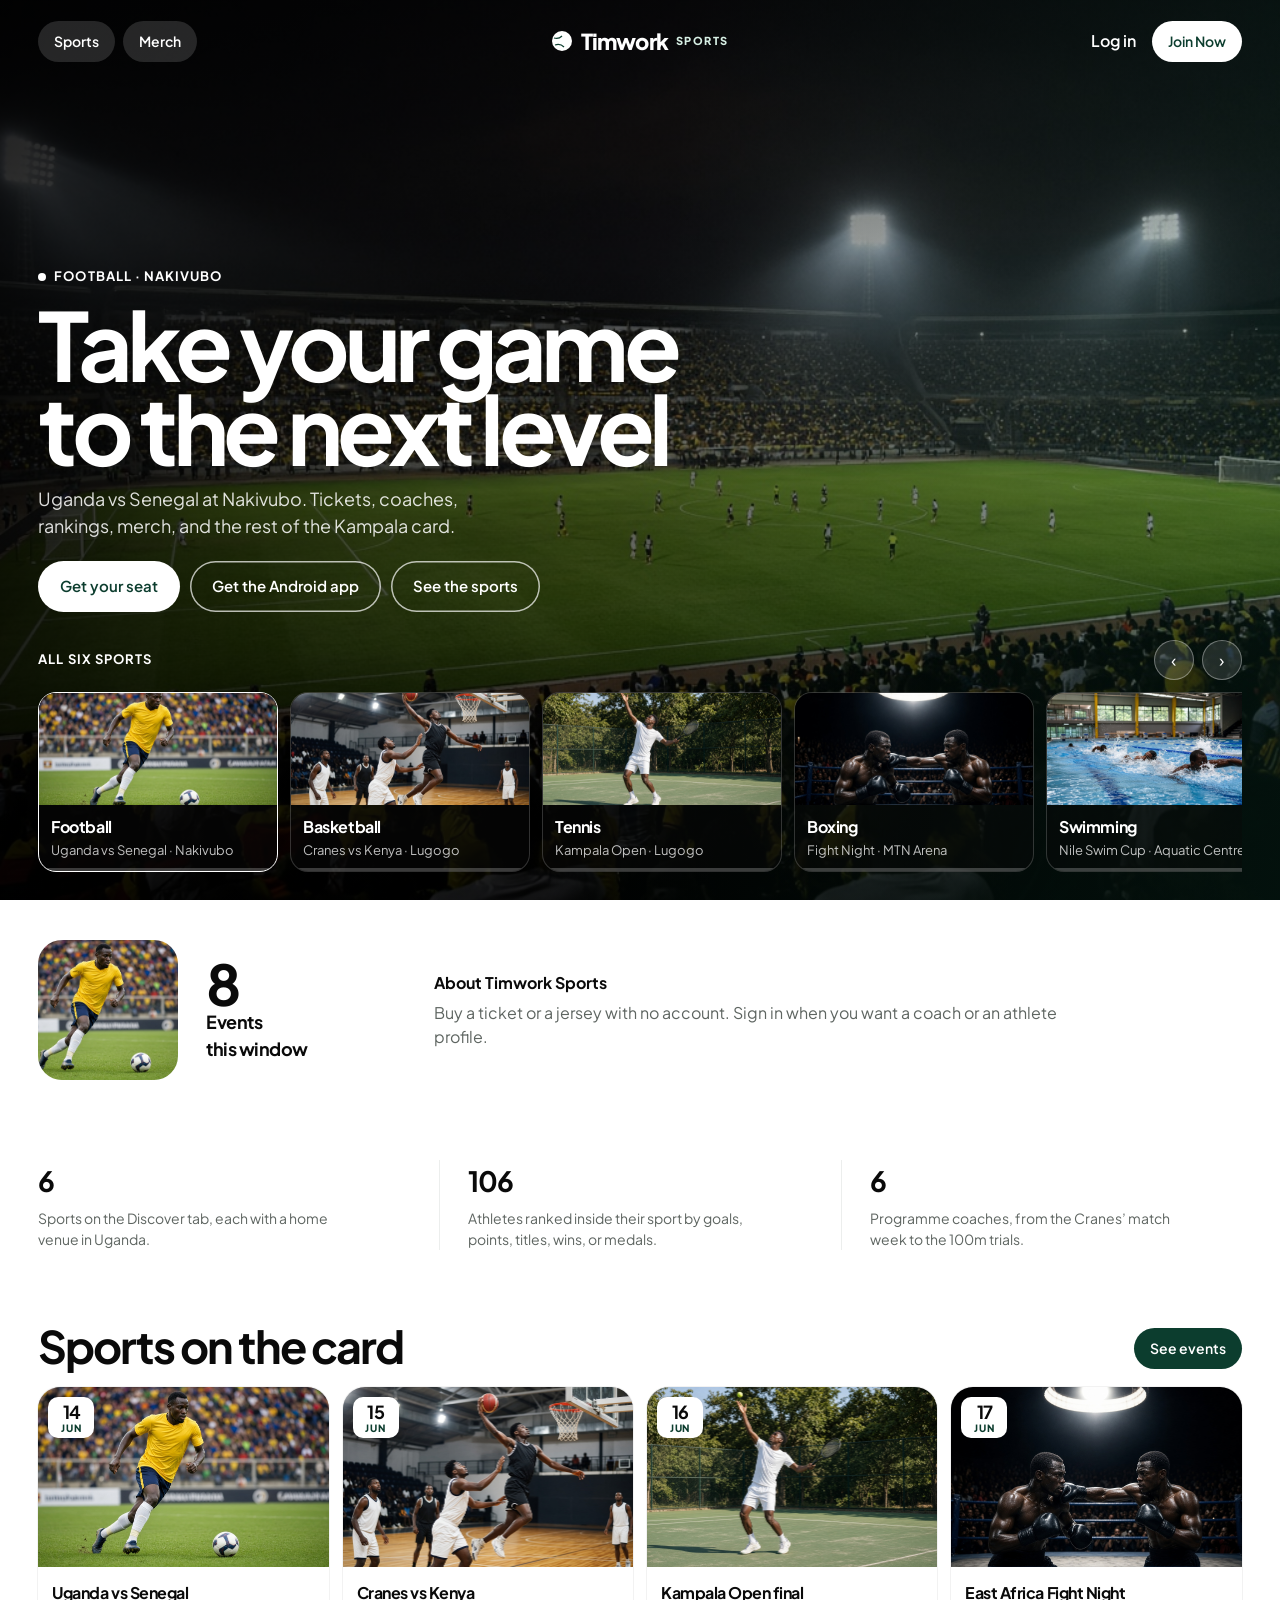
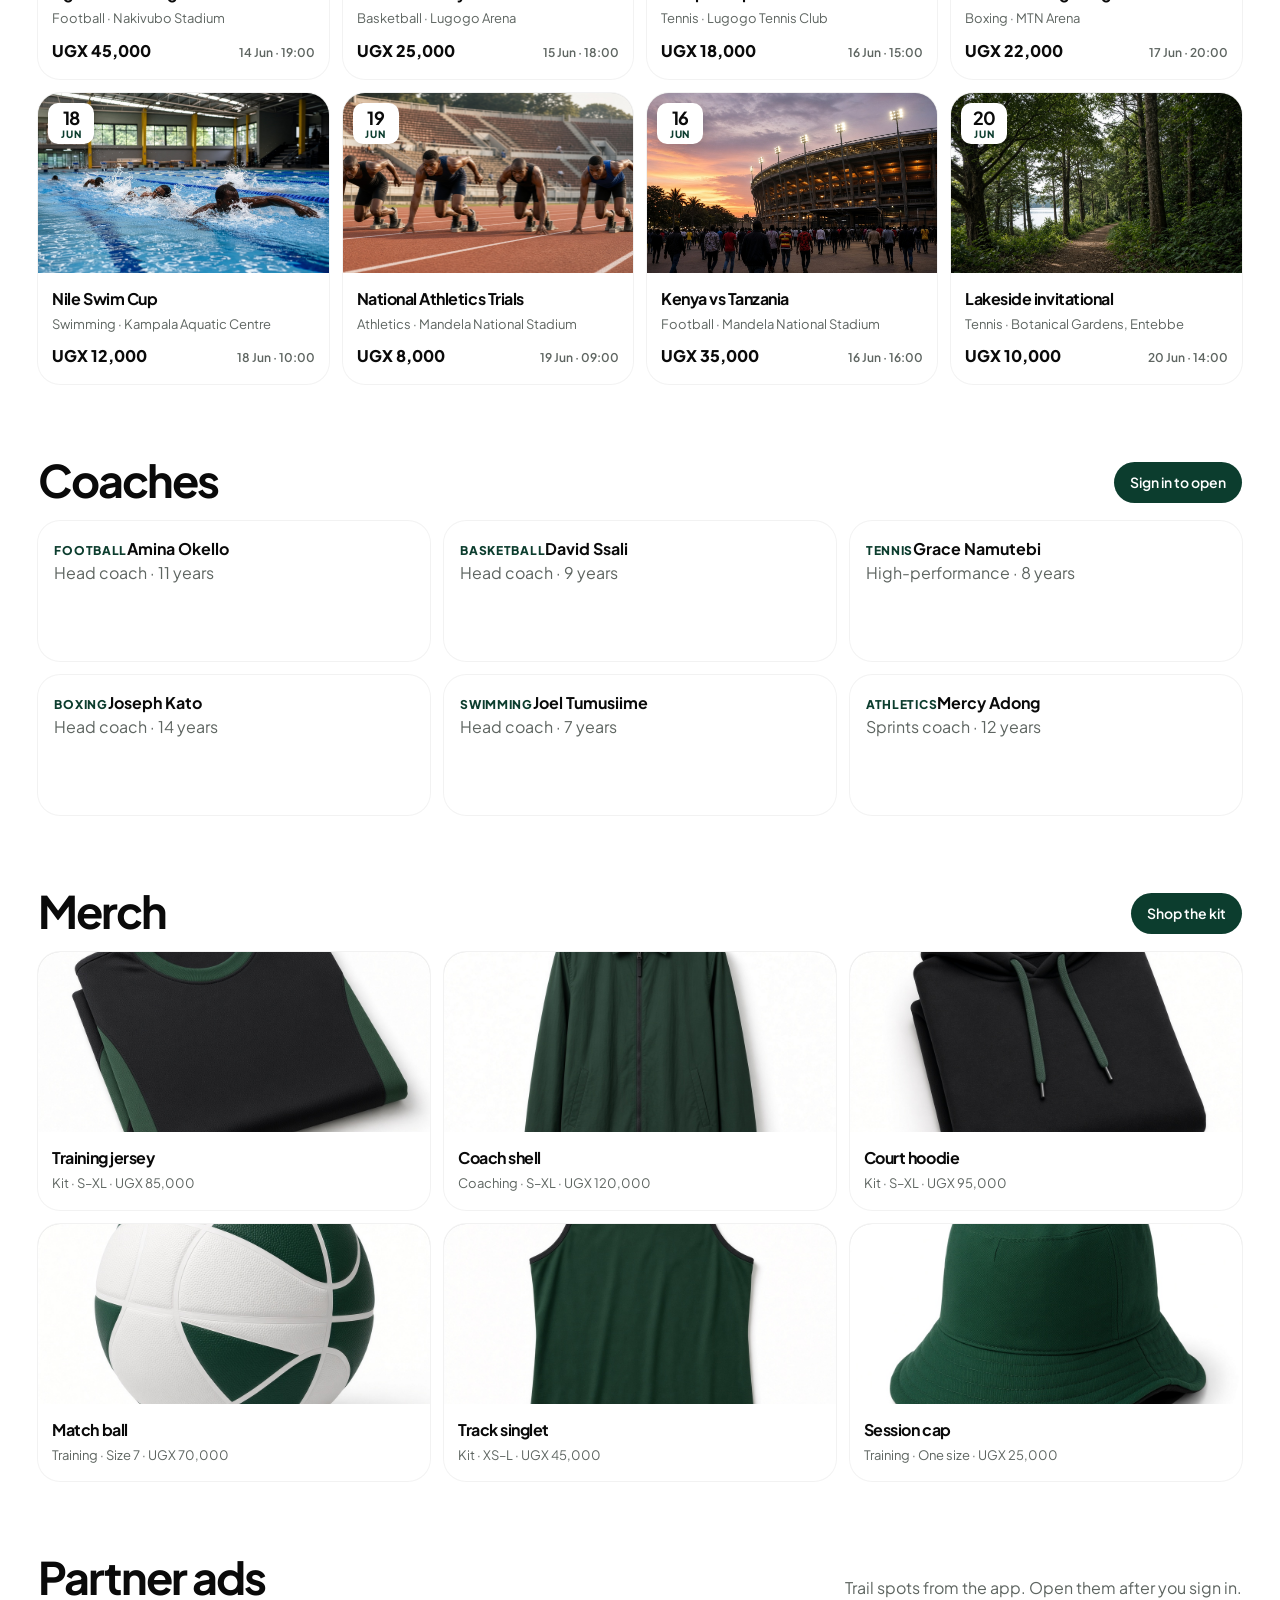
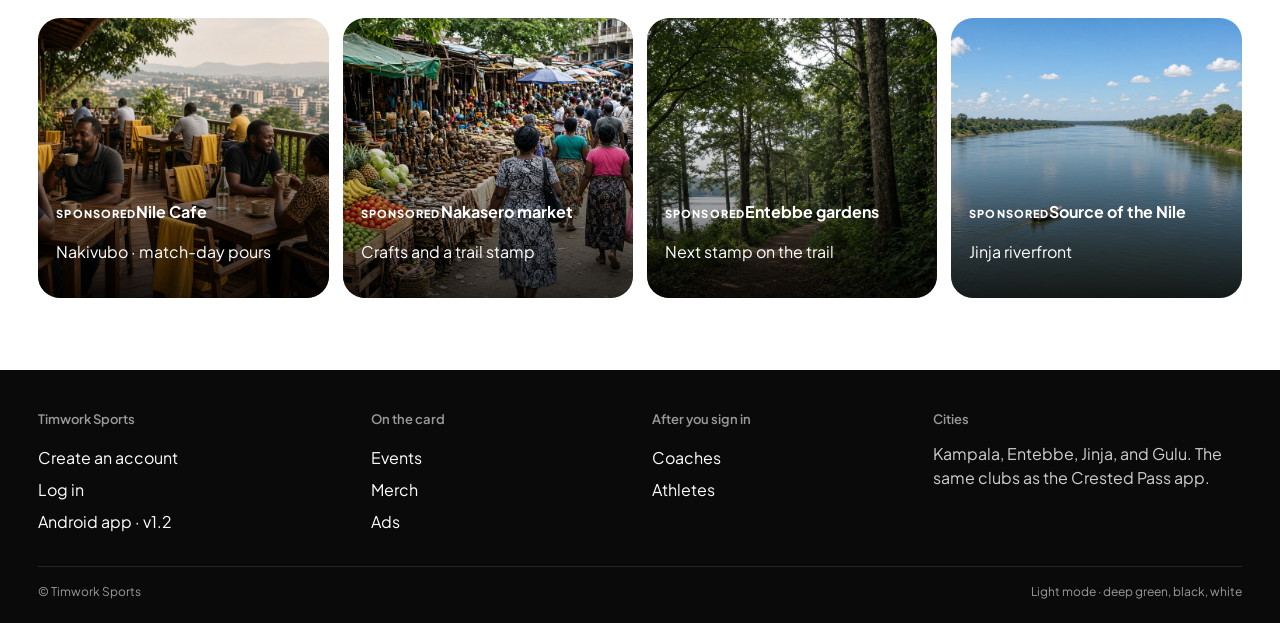
<file: index.html>
<!DOCTYPE html>
<html lang="en">
<head>
  <meta charset="UTF-8">
  <meta name="viewport" content="width=device-width, initial-scale=1">
  <title>Timwork Sports</title>
  <meta name="description" content="Timwork Sports — Uganda’s card for events, coaches, rankings, and tickets.">
  <meta name="theme-color" content="#ffffff">
  <link rel="preconnect" href="https://fonts.googleapis.com">
  <link rel="preconnect" href="https://fonts.gstatic.com" crossorigin>
  <link href="https://fonts.googleapis.com/css2?family=Plus+Jakarta+Sans:wght@400;500;600;700;800&display=swap" rel="stylesheet">
  <link rel="stylesheet" href="ui.css">
  <style>
    :root {
      --green: #0c3d2e;
      --green-dark: #07261c;
      --ink: #0a0a0a;
      --muted: #5e6561;
      --line: #eceeed;
      --soft: #f4f6f5;
      --gutter: clamp(20px, 3vw, 48px);
      --wf: cubic-bezier(.165, .84, .44, 1);
    }
    * { box-sizing: border-box; }
    html { scroll-behavior: smooth; }
    body { margin: 0; font-family: "Plus Jakarta Sans", system-ui, sans-serif; color: var(--ink); background: #fff; line-height: 1.5; overflow-x: clip; }
    img { max-width: 100%; display: block; }
    a { color: inherit; text-decoration: none; }
    button { font: inherit; cursor: pointer; }
    .wrap { width: 100%; padding: 28px var(--gutter) 72px; }
    .nav { display: grid; grid-template-columns: 1fr auto 1fr; align-items: center; min-height: 72px; }
    .nav-left, .nav-right { display: flex; align-items: center; gap: 8px; }
    .nav-right { justify-content: flex-end; }
    .brand { display: flex; align-items: center; gap: 8px; font-weight: 800; letter-spacing: -0.04em; font-size: 22px; }
    .brand small { font-size: 11px; letter-spacing: 0.14em; color: var(--green); }
    .pill, .btn { border: 0; border-radius: 999px; display: inline-flex; align-items: center; justify-content: center; padding: 10px 16px; font-weight: 600; font-size: 14px; }
    .pill { background: var(--soft); }
    .btn-green { background: var(--green); color: #fff; }
    .btn-green:hover { background: var(--green-dark); }
    .btn-light { background: #fff; color: var(--ink); }
    .linkish { font-weight: 600; padding: 10px 8px; }
    .stage {
      position: relative;
      min-height: 100vh;
      min-height: 100dvh;
      color: #fff;
      background: #0a0a0a;
      display: flex;
      flex-direction: column;
    }
    .stage-bg { position: absolute; inset: 0; z-index: 0; overflow: hidden; }
    .bg {
      position: absolute; inset: 0;
      background: #111 center 40%/cover no-repeat;
      opacity: 0;
      transform: scale(1.08);
      transition: opacity .9s var(--wf), transform 7s linear;
    }
    .bg.on { opacity: 1; transform: scale(1); }
    .stage::before {
      content: "";
      position: absolute;
      inset: 0;
      z-index: 1;
      background:
        linear-gradient(100deg, rgba(0,0,0,.82) 0%, rgba(0,0,0,.45) 48%, rgba(12,61,46,.28) 100%),
        linear-gradient(180deg, rgba(0,0,0,.5) 0%, transparent 28%, rgba(0,0,0,.62) 100%);
    }
    .stage > *:not(.stage-bg) { position: relative; z-index: 2; }
    .stage { margin-top: 0; }
    .stage .nav { padding: 10px var(--gutter) 0; z-index: 3; }
    .icon-btn {
      display: none; width: 42px; height: 42px; border-radius: 50%; border: 0;
      background: rgba(255,255,255,.14); color: #fff; place-items: center;
    }
    .menu {
      display: none; position: absolute; top: 64px; left: 0;
      background: #fff; color: var(--ink); border-radius: 18px; padding: 8px; min-width: 200px;
      box-shadow: 0 12px 30px rgba(0,0,0,.18); z-index: 5;
    }
    .menu.open { display: grid; }
    .menu a { padding: 12px 14px; border-radius: 12px; font-weight: 600; }
    .menu a:hover { background: var(--soft); }
    .stage .brand, .stage .linkish { color: #fff; }
    .stage .brand small { color: #d7efe4; }
    .stage .pill { background: rgba(255,255,255,.14); color: #fff; }
    .stage .btn-green { background: #fff; color: var(--green); }
    .stage .btn-green:hover { background: #e7f2ec; }
    .stage .btn-light { background: transparent; color: #fff; box-shadow: inset 0 0 0 1.5px rgba(255,255,255,.7); }
    .stage-main {
      flex: 1;
      display: flex;
      flex-direction: column;
      justify-content: flex-end;
      padding: 48px var(--gutter) 28px;
      gap: 28px;
    }
    .live {
      display: inline-flex;
      align-items: center;
      gap: 8px;
      margin: 0 0 16px;
      font-size: 13px;
      font-weight: 700;
      letter-spacing: .08em;
      text-transform: uppercase;
    }
    .live i {
      width: 8px; height: 8px; border-radius: 50%; background: #fff;
      box-shadow: 0 0 0 0 rgba(255,255,255,.7);
      animation: pulse 1.8s infinite;
    }
    @keyframes pulse {
      70% { box-shadow: 0 0 0 8px rgba(255,255,255,0); }
    }
    .stage h1 {
      margin: 0;
      max-width: 10ch;
      font-size: clamp(56px, 7.4vw, 108px);
      line-height: .88;
      letter-spacing: -0.06em;
    }
    .stage-lead { margin: 16px 0 0; max-width: 36ch; color: rgba(255,255,255,.86); font-size: 18px; }
    .stage-actions { display: flex; flex-wrap: wrap; gap: 10px; margin-top: 22px; }
    .stage-actions .btn { padding: 14px 22px; font-size: 15px; }
    .sport-carousel { display: grid; gap: 12px; width: 100%; min-width: 0; }
    .sport-viewport { overflow: hidden; width: 100%; min-width: 0; }
    .sport-head { display: flex; align-items: center; justify-content: space-between; }
    .sport-head p { margin: 0; font-size: 13px; font-weight: 700; letter-spacing: .08em; text-transform: uppercase; }
    .sport-arrows { display: flex; gap: 8px; }
    .sport-arrows button {
      width: 40px; height: 40px; border-radius: 50%; border: 1px solid rgba(255,255,255,.35);
      background: rgba(255,255,255,.12); color: #fff; font-size: 18px;
    }
    .sport-arrows button:hover { background: #fff; color: var(--green); }
    .sport-track { display: flex; gap: 12px; transition: transform .7s var(--wf); }
    .sport-slide {
      flex: 0 0 240px; border: 1px solid rgba(255,255,255,.18); border-radius: 18px; overflow: hidden;
      background: rgba(10,10,10,.42); color: #fff; text-align: left; padding: 0; backdrop-filter: blur(12px);
      transition: border-color .4s var(--wf), transform .4s var(--wf);
    }
    .sport-slide:hover { transform: translate3d(0, -6px, 0); }
    .sport-slide.on { border-color: #fff; }
    .sport-photo { display: block; height: 112px; background: #222 center/cover no-repeat; }
    .sport-slide strong { display: block; padding: 10px 12px 0; letter-spacing: -0.03em; }
    .sport-slide em { display: block; padding: 2px 12px 8px; font-style: normal; color: rgba(255,255,255,.75); font-size: 13px; }
    .sport-slide .bar { display: block; height: 3px; background: rgba(255,255,255,.22); overflow: hidden; }
    .sport-slide .bar i { display: block; height: 3px; width: 0; background: #fff; }
    .sport-slide.on .bar i { animation: fill 4.2s linear; }
    @keyframes fill { to { width: 100%; } }
    .load-in { opacity: 0; animation: wf-up .9s var(--wf) forwards; }
    .load-in:nth-child(1) { animation-delay: .05s; }
    .load-in:nth-child(2) { animation-delay: .16s; }
    .load-in:nth-child(3) { animation-delay: .28s; }
    .load-in:nth-child(4) { animation-delay: .4s; }
    .sport-carousel.load-in { animation-delay: .52s; }
    .stage .nav { animation: wf-down .7s var(--wf) both; }
    @keyframes wf-up { from { opacity: 0; transform: translate3d(0, 36px, 0); } to { opacity: 1; transform: none; } }
    @keyframes wf-down { from { opacity: 0; transform: translate3d(0, -18px, 0); } to { opacity: 1; transform: none; } }
    .reveal { opacity: 0; transform: translate3d(0, 48px, 0); transition: opacity .8s var(--wf), transform .8s var(--wf); }
    .reveal.in { opacity: 1; transform: none; }
    .card.reveal.in:hover, .ad.reveal.in:hover { transform: translate3d(0, -8px, 0); }
    .card, .ad { transition: transform .45s var(--wf), box-shadow .45s var(--wf); }
    .card-photo, .coach-photo, .thumb { transition: transform .7s var(--wf); }
    .card:hover, .ad:hover { transform: translate3d(0, -8px, 0); }
    .card:hover .card-photo, .card:hover .coach-photo { transform: scale(1.06); }
    .intro { display: grid; grid-template-columns: 140px 200px 1fr; gap: 28px; align-items: center; margin-top: 18px; }
    .thumb { width: 140px; height: 140px; border-radius: 24px; background: #ddd center/cover no-repeat; }
    .count strong { font-size: 56px; letter-spacing: -0.05em; line-height: .9; display: block; }
    .count span { font-weight: 700; font-size: 18px; letter-spacing: -0.03em; }
    .about p { margin: 6px 0 0; color: var(--muted); max-width: 52ch; }
    .stats { display: grid; grid-template-columns: repeat(3, 1fr); margin-top: 36px; padding-top: 8px; }
    .stat + .stat { border-left: 1px solid var(--line); padding-left: 28px; }
    .stat b { font-size: 28px; letter-spacing: -0.04em; }
    .stat p { margin: 6px 0 0; color: var(--muted); font-size: 14px; max-width: 32ch; }
    .wrap > section { margin-top: 72px; }
    .wrap > section:first-child { margin-top: 12px; }
    @media (prefers-reduced-motion: reduce) {
      .live i, .sport-slide.on .bar i, .load-in, .stage .nav, .bg { animation: none; }
      .load-in, .reveal, .bg.on { opacity: 1; transform: none; }
      .reveal { transition: none; }
      .sport-track, .card, .ad, .card-photo, .bg { transition: none; }
    }
    .head { display: flex; justify-content: space-between; align-items: flex-end; gap: 16px; margin-bottom: 18px; }
    h2 { margin: 0; font-size: clamp(32px, 3.5vw, 48px); letter-spacing: -0.045em; line-height: 1.05; }
    .muted { color: var(--muted); margin: 0; }
    .grid4 { display: grid; grid-template-columns: repeat(4, 1fr); gap: 14px; }
    .grid3 { display: grid; grid-template-columns: repeat(3, 1fr); gap: 14px; }
    a.card { display: block; color: inherit; }
    .card { background: #fff; border-radius: 22px; overflow: hidden; box-shadow: 0 0 0 1px rgba(0,0,0,.05); }
    .card-photo { height: 180px; background: #ccc center/cover no-repeat; }
    .card-body { padding: 14px 14px 16px; }
    .card-body strong { display: block; letter-spacing: -0.03em; }
    .card-body p { margin: 4px 0 0; color: var(--muted); font-size: 13px; }
    .coach { display: grid; grid-template-columns: 108px 1fr; min-height: 140px; }
    .coach-photo { background: #ccc center/cover no-repeat; }
    .coach-body { padding: 16px; }
    .coach-body span { color: var(--green); font-size: 12px; font-weight: 800; letter-spacing: .06em; text-transform: uppercase; }
    .ad { min-height: 280px; border-radius: 22px; background: #222 center/cover no-repeat; position: relative; color: #fff; display: flex; align-items: flex-end; overflow: hidden; }
    .ad::after { content: ""; position: absolute; inset: 0; background: linear-gradient(180deg, transparent 35%, rgba(0,0,0,.75)); }
    .ad div { position: relative; z-index: 1; padding: 18px; }
    .ad em { font-style: normal; font-size: 11px; font-weight: 800; letter-spacing: .1em; text-transform: uppercase; }
    .footer { background: #0a0a0a; color: #fff; padding: 40px var(--gutter) 22px; }
    .footer-grid { display: grid; grid-template-columns: 1.2fr 1fr 1fr 1.2fr; gap: 24px; }
    .footer h4 { margin: 0 0 12px; color: #9a9a9a; font-size: 13px; font-weight: 600; }
    .footer a { display: block; padding: 4px 0; }
    .footer a:hover { color: #9dceba; }
    .fine { margin-top: 28px; padding-top: 16px; border-top: 1px solid #242424; color: #9a9a9a; font-size: 12px; display: flex; justify-content: space-between; }
    @media (max-width: 980px) {
      .intro, .grid4, .grid3, .footer-grid, .stats { grid-template-columns: 1fr 1fr; }
      .sport-slide { flex-basis: 210px; }
      .about { grid-column: 1 / -1; }
    }
    @media (max-width: 680px) {
      .nav { grid-template-columns: auto minmax(0, 1fr) auto; width: 100%; }
      .nav-left .pill, .nav-right .linkish { display: none; }
      .icon-btn { display: grid; }
      .brand { font-size: 16px; min-width: 0; }
      .brand small { display: none; }
      .stage .btn { white-space: nowrap; }
      .stage .nav { padding-left: 16px; padding-right: 16px; }
      .nav-right .btn-green { padding: 9px 12px; font-size: 13px; }
      .intro, .grid4, .grid3, .footer-grid, .stats { grid-template-columns: 1fr; }
      .stat + .stat { border-left: 0; padding-left: 0; }
      .sport-slide { flex-basis: 78vw; }
      .stage-main { width: 100%; min-width: 0; padding: 24px 16px 20px; }
      .stage h1 { font-size: 40px; max-width: 100%; letter-spacing: -0.045em; }
      .stage-lead { max-width: 100%; font-size: 16px; }
      .head, .fine { flex-direction: column; align-items: flex-start; }
    }
  </style>
</head>
<body>
  <section class="stage" id="top">
    <div class="stage-bg" aria-hidden="true">
      <div class="bg on" style="background-image:url('images/ug-hero-match.png')"></div>
      <div class="bg" style="background-image:url('images/ug-basketball.png')"></div>
      <div class="bg" style="background-image:url('images/ug-tennis.png')"></div>
      <div class="bg" style="background-image:url('images/ug-boxing.png')"></div>
      <div class="bg" style="background-image:url('images/ug-swim.png')"></div>
      <div class="bg" style="background-image:url('images/ug-track.png')"></div>
    </div>
    <header class="nav">
      <div class="nav-left">
        <button class="icon-btn" id="menuBtn" type="button" aria-label="Open menu" aria-expanded="false">
          <svg width="18" height="18" viewBox="0 0 18 18" fill="none" aria-hidden="true"><path d="M3 5h12M3 9h12M3 13h12" stroke="#fff" stroke-width="1.8" stroke-linecap="round"/></svg>
        </button>
        <a class="pill" href="#sports">Sports</a>
        <a class="pill" href="#merch">Merch</a>
        <nav class="menu" id="menu">
          <a href="#sports">Sports</a>
          <a href="#merch">Merch</a>
          <a href="#coaches">Coaches</a>
          <a href="#partners">Ads</a>
          <a href="auth.html?mode=login" data-auth="login">Log in</a>
        </nav>
      </div>
      <a class="brand" href="#top">
        <svg width="22" height="22" viewBox="0 0 22 22" aria-hidden="true"><circle cx="11" cy="11" r="10" fill="#fff"/><path d="M3 8c3 1 5 1 8-2M4 15c3-1 6-1 9 2" stroke="#0c3d2e" stroke-width="1.2" fill="none"/></svg>
        Timwork <small>SPORTS</small>
      </a>
      <div class="nav-right">
        <a class="linkish" href="auth.html?mode=login" data-auth="login">Log in</a>
        <a class="btn btn-green" href="auth.html?mode=signup" data-auth="join">Join Now</a>
      </div>
    </header>
    <div class="stage-main">
      <div>
        <p class="live load-in"><i></i> <span id="sportLive">Football · Nakivubo</span></p>
        <h1 class="load-in">Take your game to the next level</h1>
        <p class="stage-lead load-in">Uganda vs Senegal at Nakivubo. Tickets, coaches, rankings, merch, and the rest of the Kampala card.</p>
        <div class="stage-actions load-in">
          <a class="btn btn-green" href="timworksports.html#events">Get your seat</a>
          <a class="btn btn-light" href="downloads/crested-pass.zip" download>Get the Android app</a>
          <a class="btn btn-light" href="#sports">See the sports</a>
        </div>
      </div>
      <div class="sport-carousel load-in" aria-roledescription="carousel" aria-label="All sports">
        <div class="sport-head">
          <p>All six sports</p>
          <div class="sport-arrows">
            <button type="button" id="sportPrev" aria-label="Previous sport">‹</button>
            <button type="button" id="sportNext" aria-label="Next sport">›</button>
          </div>
        </div>
        <div class="sport-viewport">
          <div class="sport-track" id="sportTrack">
            <button class="sport-slide on" type="button"><span class="sport-photo" style="background-image:url('images/ug-football.png')"></span><strong>Football</strong><em>Uganda vs Senegal · Nakivubo</em><span class="bar"><i></i></span></button>
            <button class="sport-slide" type="button"><span class="sport-photo" style="background-image:url('images/ug-basketball.png')"></span><strong>Basketball</strong><em>Cranes vs Kenya · Lugogo</em><span class="bar"><i></i></span></button>
            <button class="sport-slide" type="button"><span class="sport-photo" style="background-image:url('images/ug-tennis.png')"></span><strong>Tennis</strong><em>Kampala Open · Lugogo</em><span class="bar"><i></i></span></button>
            <button class="sport-slide" type="button"><span class="sport-photo" style="background-image:url('images/ug-boxing.png')"></span><strong>Boxing</strong><em>Fight Night · MTN Arena</em><span class="bar"><i></i></span></button>
            <button class="sport-slide" type="button"><span class="sport-photo" style="background-image:url('images/ug-swim.png')"></span><strong>Swimming</strong><em>Nile Swim Cup · Aquatic Centre</em><span class="bar"><i></i></span></button>
            <button class="sport-slide" type="button"><span class="sport-photo" style="background-image:url('images/ug-track.png')"></span><strong>Athletics</strong><em>National trials · Mandela</em><span class="bar"><i></i></span></button>
          </div>
        </div>
      </div>
    </div>
  </section>

  <div class="wrap">
    <section class="intro">
      <div class="thumb" style="background-image:url('images/ug-football.png')" role="img" aria-label="Ugandan footballer on the ball"></div>
      <div class="count">
        <strong>8</strong>
        <span>Events<br>this window</span>
      </div>
      <div class="about">
        <strong>About Timwork Sports</strong>
        <p>Buy a ticket or a jersey with no account. Sign in when you want a coach or an athlete profile.</p>
      </div>
    </section>

    <section class="stats">
      <article class="stat"><b>6</b><p>Sports on the Discover tab, each with a home venue in Uganda.</p></article>
      <article class="stat"><b>106</b><p>Athletes ranked inside their sport by goals, points, titles, wins, or medals.</p></article>
      <article class="stat"><b>6</b><p>Programme coaches, from the Cranes’ match week to the 100m trials.</p></article>
    </section>

    <section id="sports">
      <div class="head">
        <h2>Sports on the card</h2>
        <a class="btn btn-green" href="timworksports.html#events">See events</a>
      </div>
      <div class="grid4">
        <a class="card" href="detail.html?type=event&id=ev-foot"><div class="card-photo" style="background-image:url('images/ug-football.png')"><span class="datechip"><b>14</b><small>Jun</small></span></div><div class="card-body"><strong>Uganda vs Senegal</strong><p>Football · Nakivubo Stadium</p><div class="price"><span>UGX 45,000</span><span class="when">14 Jun · 19:00</span></div></div></a>
        <a class="card" href="detail.html?type=event&id=ev-bball"><div class="card-photo" style="background-image:url('images/ug-basketball.png')"><span class="datechip"><b>15</b><small>Jun</small></span></div><div class="card-body"><strong>Cranes vs Kenya</strong><p>Basketball · Lugogo Arena</p><div class="price"><span>UGX 25,000</span><span class="when">15 Jun · 18:00</span></div></div></a>
        <a class="card" href="detail.html?type=event&id=ev-tennis"><div class="card-photo" style="background-image:url('images/ug-tennis.png')"><span class="datechip"><b>16</b><small>Jun</small></span></div><div class="card-body"><strong>Kampala Open final</strong><p>Tennis · Lugogo Tennis Club</p><div class="price"><span>UGX 18,000</span><span class="when">16 Jun · 15:00</span></div></div></a>
        <a class="card" href="detail.html?type=event&id=ev-box"><div class="card-photo" style="background-image:url('images/ug-boxing.png')"><span class="datechip"><b>17</b><small>Jun</small></span></div><div class="card-body"><strong>East Africa Fight Night</strong><p>Boxing · MTN Arena</p><div class="price"><span>UGX 22,000</span><span class="when">17 Jun · 20:00</span></div></div></a>
        <a class="card" href="detail.html?type=event&id=ev-swim"><div class="card-photo" style="background-image:url('images/ug-swim.png')"><span class="datechip"><b>18</b><small>Jun</small></span></div><div class="card-body"><strong>Nile Swim Cup</strong><p>Swimming · Kampala Aquatic Centre</p><div class="price"><span>UGX 12,000</span><span class="when">18 Jun · 10:00</span></div></div></a>
        <a class="card" href="detail.html?type=event&id=ev-track"><div class="card-photo" style="background-image:url('images/ug-track.png')"><span class="datechip"><b>19</b><small>Jun</small></span></div><div class="card-body"><strong>National Athletics Trials</strong><p>Athletics · Mandela National Stadium</p><div class="price"><span>UGX 8,000</span><span class="when">19 Jun · 09:00</span></div></div></a>
        <a class="card" href="detail.html?type=event&id=ev-foot2"><div class="card-photo" style="background-image:url('images/ug-stadium.png')"><span class="datechip"><b>16</b><small>Jun</small></span></div><div class="card-body"><strong>Kenya vs Tanzania</strong><p>Football · Mandela National Stadium</p><div class="price"><span>UGX 35,000</span><span class="when">16 Jun · 16:00</span></div></div></a>
        <a class="card" href="detail.html?type=event&id=ev-tennis2"><div class="card-photo" style="background-image:url('images/ug-gardens.png')"><span class="datechip"><b>20</b><small>Jun</small></span></div><div class="card-body"><strong>Lakeside invitational</strong><p>Tennis · Botanical Gardens, Entebbe</p><div class="price"><span>UGX 10,000</span><span class="when">20 Jun · 14:00</span></div></div></a>
      </div>
    </section>

    <section id="coaches">
      <div class="head">
        <h2>Coaches</h2>
        <a class="btn btn-green" href="auth.html?mode=login&next=timworksports.html%23coaches">Sign in to open</a>
      </div>
      <div class="grid3">
        <a class="card coach" href="auth.html?mode=login&next=detail.html%3Ftype%3Dcoach%26name%3DAmina%2520Okello"><div class="coach-photo" style="background-image:url('images/ug-coach-amina.png')"></div><div class="coach-body"><span>Football</span><strong>Amina Okello</strong><p class="muted">Head coach · 11 years</p></div></a>
        <a class="card coach" href="auth.html?mode=login&next=detail.html%3Ftype%3Dcoach%26name%3DDavid%2520Ssali"><div class="coach-photo" style="background-image:url('images/ug-coach-david.png')"></div><div class="coach-body"><span>Basketball</span><strong>David Ssali</strong><p class="muted">Head coach · 9 years</p></div></a>
        <a class="card coach" href="auth.html?mode=login&next=detail.html%3Ftype%3Dcoach%26name%3DGrace%2520Namutebi"><div class="coach-photo" style="background-image:url('images/ug-coach-grace.png')"></div><div class="coach-body"><span>Tennis</span><strong>Grace Namutebi</strong><p class="muted">High-performance · 8 years</p></div></a>
        <a class="card coach" href="auth.html?mode=login&next=detail.html%3Ftype%3Dcoach%26name%3DJoseph%2520Kato"><div class="coach-photo" style="background-image:url('images/ug-coach-joseph.png')"></div><div class="coach-body"><span>Boxing</span><strong>Joseph Kato</strong><p class="muted">Head coach · 14 years</p></div></a>
        <a class="card coach" href="auth.html?mode=login&next=detail.html%3Ftype%3Dcoach%26name%3DJoel%2520Tumusiime"><div class="coach-photo" style="background-image:url('images/ug-coach-ruth.png')"></div><div class="coach-body"><span>Swimming</span><strong>Joel Tumusiime</strong><p class="muted">Head coach · 7 years</p></div></a>
        <a class="card coach" href="auth.html?mode=login&next=detail.html%3Ftype%3Dcoach%26name%3DMercy%2520Adong"><div class="coach-photo" style="background-image:url('images/ug-coach-peter.png')"></div><div class="coach-body"><span>Athletics</span><strong>Mercy Adong</strong><p class="muted">Sprints coach · 12 years</p></div></a>
      </div>
    </section>

    <section id="merch">
      <div class="head">
        <h2>Merch</h2>
        <a class="btn btn-green" href="#merch">Shop the kit</a>
      </div>
      <div class="grid3">
        <a class="card" href="detail.html?type=merch&id=m1"><div class="card-photo" style="background-image:url('images/ug-merch-jersey.png')"></div><div class="card-body"><strong>Training jersey</strong><p>Kit · S–XL · UGX 85,000</p></div></a>
        <a class="card" href="detail.html?type=merch&id=m2"><div class="card-photo" style="background-image:url('images/ug-merch-shell.png')"></div><div class="card-body"><strong>Coach shell</strong><p>Coaching · S–XL · UGX 120,000</p></div></a>
        <a class="card" href="detail.html?type=merch&id=m3"><div class="card-photo" style="background-image:url('images/ug-merch-hoodie.png')"></div><div class="card-body"><strong>Court hoodie</strong><p>Kit · S–XL · UGX 95,000</p></div></a>
        <a class="card" href="detail.html?type=merch&id=m4"><div class="card-photo" style="background-image:url('images/ug-merch-ball.png')"></div><div class="card-body"><strong>Match ball</strong><p>Training · Size 7 · UGX 70,000</p></div></a>
        <a class="card" href="detail.html?type=merch&id=m5"><div class="card-photo" style="background-image:url('images/ug-merch-singlet.png')"></div><div class="card-body"><strong>Track singlet</strong><p>Kit · XS–L · UGX 45,000</p></div></a>
        <a class="card" href="detail.html?type=merch&id=m6"><div class="card-photo" style="background-image:url('images/ug-merch-cap.png')"></div><div class="card-body"><strong>Session cap</strong><p>Training · One size · UGX 25,000</p></div></a>
      </div>
    </section>

    <section id="partners">
      <div class="head">
        <h2>Partner ads</h2>
        <p class="muted">Trail spots from the app. Open them after you sign in.</p>
      </div>
      <div class="grid4">
        <article class="ad" style="background-image:url('images/ug-cafe.png')"><div><em>Sponsored</em><strong>Nile Cafe</strong><p>Nakivubo · match-day pours</p></div></article>
        <article class="ad" style="background-image:url('images/ug-market.png')"><div><em>Sponsored</em><strong>Nakasero market</strong><p>Crafts and a trail stamp</p></div></article>
        <article class="ad" style="background-image:url('images/ug-gardens.png')"><div><em>Sponsored</em><strong>Entebbe gardens</strong><p>Next stamp on the trail</p></div></article>
        <article class="ad" style="background-image:url('images/ug-nile.png')"><div><em>Sponsored</em><strong>Source of the Nile</strong><p>Jinja riverfront</p></div></article>
      </div>
    </section>
  </div>

  <footer class="footer">
    <div class="footer-grid">
      <div>
        <h4>Timwork Sports</h4>
        <a href="auth.html?mode=signup">Create an account</a>
        <a href="auth.html?mode=login">Log in</a>
        <a href="downloads/crested-pass.zip" download>Android app · v1.2</a>
      </div>
      <div>
        <h4>On the card</h4>
        <a href="timworksports.html#events">Events</a>
        <a href="#merch">Merch</a>
        <a href="#partners">Ads</a>
      </div>
      <div>
        <h4>After you sign in</h4>
        <a href="auth.html?mode=login&next=timworksports.html%23coaches">Coaches</a>
        <a href="auth.html?mode=login&next=timworksports.html%23rankings">Athletes</a>
      </div>
      <div>
        <h4>Cities</h4>
        <p class="muted" style="color:#cfcfcf">Kampala, Entebbe, Jinja, and Gulu. The same clubs as the Crested Pass app.</p>
      </div>
    </div>
    <div class="fine"><span>© Timwork Sports</span><span>Light mode · deep green, black, white</span></div>
  </footer>
  <script>
    const menuBtn = document.getElementById("menuBtn");
    const menu = document.getElementById("menu");
    menuBtn.addEventListener("click", () => {
      const open = menu.classList.toggle("open");
      menuBtn.setAttribute("aria-expanded", String(open));
    });
    menu.querySelectorAll("a").forEach((link) => {
      link.addEventListener("click", () => {
        menu.classList.remove("open");
        menuBtn.setAttribute("aria-expanded", "false");
      });
    });

    const slides = [...document.querySelectorAll(".sport-slide")];
    const backs = [...document.querySelectorAll(".stage-bg .bg")];
    const track = document.getElementById("sportTrack");
    const viewport = document.querySelector(".sport-viewport");
    const live = document.getElementById("sportLive");
    const labels = ["Football · Nakivubo", "Basketball · Lugogo", "Tennis · Lugogo", "Boxing · MTN Arena", "Swimming · Aquatic Centre", "Athletics · Mandela"];
    let sportIndex = 0;
    let sportTimer;
    const reduceMotion = matchMedia("(prefers-reduced-motion: reduce)").matches;

    function showSport(next) {
      sportIndex = (next + slides.length) % slides.length;
      slides.forEach((slide, i) => slide.classList.toggle("on", i === sportIndex));
      backs.forEach((bg, i) => bg.classList.toggle("on", i === sportIndex));
      live.textContent = labels[sportIndex];
      const max = Math.max(0, track.scrollWidth - viewport.clientWidth);
      const left = Math.min(slides[sportIndex].offsetLeft, max);
      track.style.transform = "translate3d(" + -left + "px,0,0)";
    }
    function queueSport() {
      clearInterval(sportTimer);
      if (reduceMotion) return;
      sportTimer = setInterval(() => showSport(sportIndex + 1), 4200);
    }
    slides.forEach((slide, i) => slide.addEventListener("click", () => { showSport(i); queueSport(); }));
    document.getElementById("sportPrev").addEventListener("click", () => { showSport(sportIndex - 1); queueSport(); });
    document.getElementById("sportNext").addEventListener("click", () => { showSport(sportIndex + 1); queueSport(); });
    document.querySelector(".sport-carousel").addEventListener("mouseenter", () => clearInterval(sportTimer));
    document.querySelector(".sport-carousel").addEventListener("mouseleave", queueSport);
    queueSport();

    document.querySelectorAll(".intro > *, .stat, .head, .card, .ad, .footer-grid > div").forEach((el) => el.classList.add("reveal"));
    document.querySelectorAll(".grid4, .grid3, .stats, .footer-grid, .intro").forEach((group) => {
      [...group.children].forEach((child, i) => { child.style.transitionDelay = (i * 80) + "ms"; });
    });
    if (reduceMotion) {
      document.querySelectorAll(".reveal").forEach((el) => el.classList.add("in"));
    } else {
      const seen = new IntersectionObserver((entries) => {
        entries.forEach((entry) => {
          const passed = entry.boundingClientRect.top < window.innerHeight * 0.92;
          if (!entry.isIntersecting && !passed) return;
          entry.target.classList.add("in");
          seen.unobserve(entry.target);
        });
      }, { threshold: 0.16, rootMargin: "0px 0px -8% 0px" });
      document.querySelectorAll(".reveal").forEach((el) => seen.observe(el));
    }

    const session = JSON.parse(localStorage.getItem("timwork_session") || "null");
    if (session && session.email) {
      document.querySelectorAll("[data-auth]").forEach((link) => {
        link.href = "timworksports.html";
        if (link.dataset.auth === "join") link.textContent = "Open the card";
        if (link.dataset.auth === "login") link.textContent = session.name.split(" ")[0];
      });
    }
  </script>
</body>
</html>
</file>
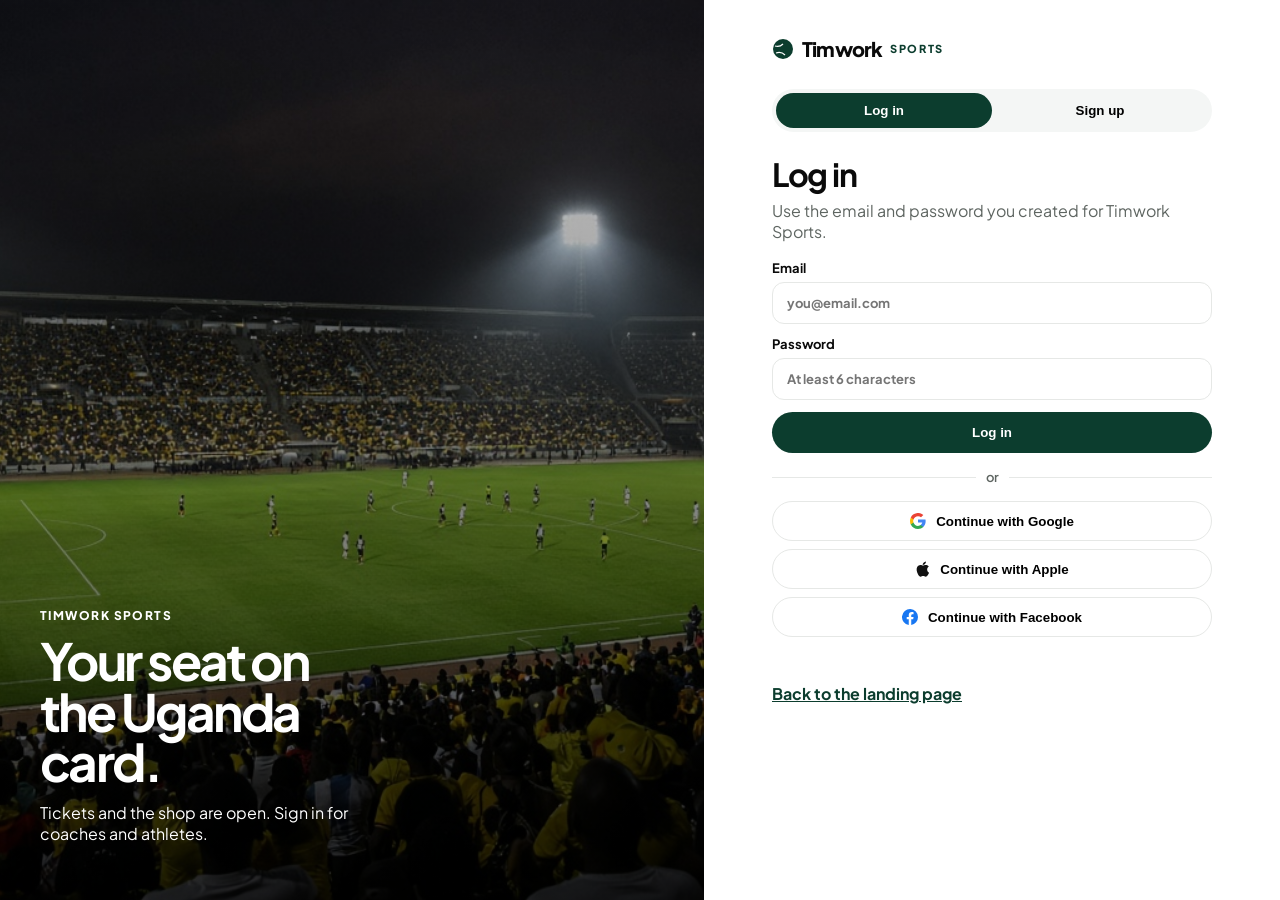
<file: auth.html>
<!DOCTYPE html>
<html lang="en">
<head>
  <meta charset="UTF-8">
  <meta name="viewport" content="width=device-width, initial-scale=1">
  <title>Sign in · Timwork Sports</title>
  <meta name="theme-color" content="#ffffff">
  <link rel="preconnect" href="https://fonts.googleapis.com">
  <link rel="preconnect" href="https://fonts.gstatic.com" crossorigin>
  <link href="https://fonts.googleapis.com/css2?family=Plus+Jakarta+Sans:wght@400;500;600;700;800&display=swap" rel="stylesheet">
  <link rel="stylesheet" href="ui.css">
  <style>
    :root { --green: #0c3d2e; --green-dark: #07261c; --ink: #0a0a0a; --muted: #5e6561; --line: #e6e8e6; --soft: #f4f6f5; }
    * { box-sizing: border-box; }
    body { margin: 0; min-height: 100vh; font-family: "Plus Jakarta Sans", system-ui, sans-serif; color: var(--ink); background: #fff; overflow-x: clip; }
    input, select, button { max-width: 100%; }
    a { color: var(--green); font-weight: 700; }
    .split { min-height: 100vh; display: grid; grid-template-columns: 1.1fr 0.9fr; }
    .visual {
      background: #111 center/cover no-repeat;
      position: relative; color: #fff; display: flex; align-items: flex-end; padding: 40px;
    }
    .visual::after { content: ""; position: absolute; inset: 0; background: linear-gradient(180deg, rgba(0,0,0,.15), rgba(0,0,0,.72)); }
    .visual div { position: relative; z-index: 1; max-width: 28ch; }
    .visual h1 { margin: 8px 0; font-size: clamp(36px, 4vw, 56px); letter-spacing: -0.05em; line-height: .98; }
    .kicker { letter-spacing: .12em; text-transform: uppercase; font-size: 12px; font-weight: 800; }
    .panel { display: flex; align-items: flex-start; justify-content: center; padding: 36px 24px; overflow: auto; }
    form, .follow { width: min(440px, 100%); }
    .brand { display: flex; align-items: center; gap: 8px; font-weight: 800; letter-spacing: -0.04em; font-size: 20px; margin-bottom: 28px; color: inherit; text-decoration: none; }
    .brand small { color: var(--green); font-size: 11px; letter-spacing: .14em; }
    .switch { display: grid; grid-template-columns: 1fr 1fr; background: var(--soft); border-radius: 999px; padding: 4px; margin-bottom: 22px; }
    .switch button { border: 0; background: transparent; border-radius: 999px; padding: 10px; font-weight: 700; cursor: pointer; }
    .switch button.on { background: var(--green); color: #fff; }
    h2 { margin: 0 0 6px; letter-spacing: -0.04em; font-size: 32px; }
    .lead { margin: 0 0 18px; color: var(--muted); }
    label { display: grid; gap: 6px; font-size: 13px; font-weight: 700; margin-bottom: 12px; }
    input { border: 1px solid var(--line); border-radius: 12px; padding: 12px 14px; font: inherit; }
    input:focus { outline: 2px solid var(--green); border-color: transparent; }
    .btn { width: 100%; border: 0; border-radius: 999px; background: var(--green); color: #fff; font-weight: 700; padding: 13px; cursor: pointer; }
    .btn:hover { background: var(--green-dark); }
    .note { min-height: 1.3em; margin: 10px 0 0; font-size: 14px; color: #9b1c1c; }
    .note.ok { color: var(--green); }
    .back { display: inline-block; margin-top: 18px; }
    .or { display: grid; grid-template-columns: 1fr auto 1fr; align-items: center; gap: 10px; margin: 16px 0; color: var(--muted); font-size: 13px; font-weight: 600; }
    .or::before, .or::after { content: ""; height: 1px; background: var(--line); }
    .socials { display: grid; gap: 8px; }
    .social {
      width: 100%; border: 1px solid var(--line); background: #fff; border-radius: 999px;
      padding: 11px 14px; font-weight: 700; cursor: pointer; display: flex; align-items: center; justify-content: center; gap: 10px;
    }
    .social:hover { background: var(--soft); }
    .choices { display: flex; flex-wrap: wrap; gap: 8px; margin-bottom: 14px; }
    .choices button, .choices label {
      border: 1px solid var(--line); background: #fff; border-radius: 999px; padding: 8px 12px;
      font-weight: 700; font-size: 13px; cursor: pointer;
    }
    .choices button.on { background: var(--green); color: #fff; border-color: var(--green); }
    select { border: 1px solid var(--line); border-radius: 12px; padding: 12px 14px; font: inherit; width: 100%; background: #fff; }
    select:focus { outline: 2px solid var(--green); }
    .steps { display: flex; gap: 6px; margin-bottom: 14px; }
    .steps i { width: 28px; height: 4px; border-radius: 99px; background: var(--line); }
    .steps i.on { background: var(--green); }
    .follow { display: none; }
    .follow.show { display: block; }
    @media (max-width: 860px) {
      .split { grid-template-columns: 1fr; }
      .visual { min-height: 240px; }
    }
  </style>
</head>
<body>
  <div class="split">
    <aside class="visual" style="background-image:url('images/ug-hero-match.png')">
      <div>
        <p class="kicker">Timwork Sports</p>
        <h1>Your seat on the Uganda card.</h1>
        <p>Tickets and the shop are open. Sign in for coaches and athletes.</p>
      </div>
    </aside>
    <main class="panel">
      <form id="form">
        <a class="brand" href="index.html">
          <svg width="22" height="22" viewBox="0 0 22 22" aria-hidden="true"><circle cx="11" cy="11" r="10" fill="#0c3d2e"/><path d="M3 8c3 1 5 1 8-2M4 15c3-1 6-1 9 2" stroke="#fff" stroke-width="1.2" fill="none"/></svg>
          Timwork <small>SPORTS</small>
        </a>
        <div class="switch" role="tablist">
          <button type="button" id="tabLogin" role="tab">Log in</button>
          <button type="button" id="tabSignup" role="tab">Sign up</button>
        </div>
        <h2 id="title">Log in</h2>
        <p class="lead" id="lead">Use the email and password you created for Timwork Sports.</p>
        <label id="nameLabel">Name<input name="name" autocomplete="name" placeholder="Your name"></label>
        <label>Email<input name="email" type="email" required autocomplete="email" placeholder="you@email.com"></label>
        <label>Password<input name="password" type="password" required minlength="6" autocomplete="current-password" placeholder="At least 6 characters"></label>
        <button class="btn" type="submit" id="submit">Log in</button>
        <div class="or">or</div>
        <div class="socials">
          <button class="social" type="button" data-provider="Google">
            <svg width="16" height="16" viewBox="0 0 18 18" aria-hidden="true"><path fill="#4285F4" d="M17.6 9.2c0-.6-.1-1.2-.2-1.8H9v3.4h4.8a4.1 4.1 0 0 1-1.8 2.7v2.2h2.9c1.7-1.6 2.7-3.9 2.7-6.5z"/><path fill="#34A853" d="M9 18c2.4 0 4.5-.8 6-2.2l-2.9-2.2c-.8.6-1.9.9-3.1.9-2.4 0-4.4-1.6-5.1-3.8H.9v2.3A9 9 0 0 0 9 18z"/><path fill="#FBBC05" d="M3.9 10.7A5.4 5.4 0 0 1 3.6 9c0-.6.1-1.2.3-1.7V5H.9A9 9 0 0 0 0 9c0 1.4.3 2.8.9 4l3-2.3z"/><path fill="#EA4335" d="M9 3.6c1.3 0 2.5.5 3.4 1.3l2.6-2.6A9 9 0 0 0 .9 5l3 2.3C4.6 5.2 6.6 3.6 9 3.6z"/></svg>
            Continue with Google
          </button>
          <button class="social" type="button" data-provider="Apple">
            <svg width="15" height="16" viewBox="0 0 16 18" aria-hidden="true"><path fill="#111" d="M13.2 9.5c0-2.2 1.8-3.3 1.9-3.4-1-1.5-2.6-1.7-3.2-1.7-1.4-.1-2.6.8-3.3.8s-1.7-.8-2.9-.8c-1.5 0-2.8.9-3.6 2.2-1.5 2.7-.4 6.6 1.1 8.8.7 1.1 1.6 2.3 2.7 2.2 1.1 0 1.5-.7 2.8-.7s1.7.7 2.9.7 1.9-1.1 2.6-2.1c.8-1.2 1.1-2.3 1.2-2.4-.1 0-2.2-.8-2.2-3.6zM11 3.2c.6-.7 1-1.7.9-2.7-1 .1-2.1.6-2.7 1.4-.6.7-1.1 1.7-.9 2.6 1 .1 2.1-.5 2.7-1.3z"/></svg>
            Continue with Apple
          </button>
          <button class="social" type="button" data-provider="Facebook">
            <svg width="16" height="16" viewBox="0 0 18 18" aria-hidden="true"><path fill="#1877F2" d="M18 9a9 9 0 1 0-10.4 8.9v-6.3H5.3V9h2.3V7c0-2.3 1.3-3.5 3.4-3.5 1 0 2 .2 2 .2v2.2h-1.1c-1.1 0-1.5.7-1.5 1.4V9h2.6l-.4 2.6h-2.2v6.3A9 9 0 0 0 18 9z"/></svg>
            Continue with Facebook
          </button>
        </div>
        <p class="note" id="note" role="status"></p>
        <a class="back" href="index.html">Back to the landing page</a>
      </form>
      <form class="follow" id="follow">
        <a class="brand" href="index.html">
          <svg width="22" height="22" viewBox="0 0 22 22" aria-hidden="true"><circle cx="11" cy="11" r="10" fill="#0c3d2e"/><path d="M3 8c3 1 5 1 8-2M4 15c3-1 6-1 9 2" stroke="#fff" stroke-width="1.2" fill="none"/></svg>
          Timwork <small>SPORTS</small>
        </a>
        <div class="steps" aria-hidden="true"><i class="on"></i><i class="on"></i></div>
        <h2>A few details</h2>
        <p class="lead">So the card opens on the sports you actually follow.</p>
        <p style="margin:0 0 8px;font-size:13px;font-weight:700">Which sports?</p>
        <div class="choices" id="sports">
          <button type="button" data-sport="Football">Football</button>
          <button type="button" data-sport="Basketball">Basketball</button>
          <button type="button" data-sport="Tennis">Tennis</button>
          <button type="button" data-sport="Boxing">Boxing</button>
          <button type="button" data-sport="Swimming">Swimming</button>
          <button type="button" data-sport="Athletics">Athletics</button>
        </div>
        <label>You are
          <select name="role">
            <option>Athlete</option>
            <option>Fan</option>
            <option>Coach</option>
            <option>Parent</option>
          </select>
        </label>
        <label>Home city
          <select name="city">
            <option>Kampala</option>
            <option>Entebbe</option>
            <option>Jinja</option>
            <option>Gulu</option>
          </select>
        </label>
        <p style="margin:0 0 8px;font-size:13px;font-weight:700">How did you hear about Timwork Sports?</p>
        <div class="choices" id="source">
          <button type="button" data-source="A friend">A friend</button>
          <button type="button" data-source="Instagram">Instagram</button>
          <button type="button" data-source="At the stadium">At the stadium</button>
          <button type="button" data-source="A coach">A coach</button>
          <button type="button" data-source="Search">Search</button>
          <button type="button" data-source="Other">Other</button>
        </div>
        <button class="btn" type="submit">Open the card</button>
        <p class="note" id="followNote" role="status"></p>
      </form>
    </main>
  </div>
  <script>
    const params = new URLSearchParams(location.search);
    let mode = params.get("mode") === "signup" ? "signup" : "login";
    const form = document.getElementById("form");
    const note = document.getElementById("note");
    const nameLabel = document.getElementById("nameLabel");
    const usersKey = "timwork_users";

    function users() {
      return JSON.parse(localStorage.getItem(usersKey) || "[]");
    }
    function saveUsers(list) {
      localStorage.setItem(usersKey, JSON.stringify(list));
    }
    function paint() {
      const signup = mode === "signup";
      document.getElementById("tabLogin").classList.toggle("on", !signup);
      document.getElementById("tabSignup").classList.toggle("on", signup);
      document.getElementById("title").textContent = signup ? "Create your account" : "Log in";
      document.getElementById("lead").textContent = signup
        ? "An account opens coaches and athlete profiles. Tickets and the shop stay open without one."
        : "Use the email and password you created for Timwork Sports.";
      document.getElementById("submit").textContent = signup ? "Sign up" : "Log in";
      nameLabel.hidden = !signup;
      nameLabel.querySelector("input").required = signup;
      form.password.autocomplete = signup ? "new-password" : "current-password";
      note.textContent = "";
      note.className = "note";
      const next = new URLSearchParams(location.search).get("next");
      history.replaceState(null, "", "auth.html?mode=" + mode + (next ? "&next=" + encodeURIComponent(next) : ""));
    }
    document.getElementById("tabLogin").onclick = () => { mode = "login"; paint(); };
    document.getElementById("tabSignup").onclick = () => { mode = "signup"; paint(); };

    let pending = null;
    let heard = "";
    const pickedSports = new Set();

    function sessionFor(user) {
      localStorage.setItem("timwork_session", JSON.stringify({
        name: user.name,
        email: user.email,
        sports: user.sports || [],
        role: user.role || "",
        city: user.city || "",
        heard: user.heard || "",
        provider: user.provider || "email"
      }));
    }
    function showFollow(user) {
      pending = user;
      form.hidden = true;
      document.getElementById("follow").classList.add("show");
    }
    function afterAuth() {
      const next = new URLSearchParams(location.search).get("next") || "";
      location.href = /^(detail|feed|timworksports)\.html([?#]|$)/.test(next) ? next : "timworksports.html";
    }
    function finish(user) {
      if (user.profile) {
        sessionFor(user);
        afterAuth();
        return;
      }
      showFollow(user);
    }

    form.addEventListener("submit", (event) => {
      event.preventDefault();
      const email = form.email.value.trim().toLowerCase();
      const password = form.password.value;
      const list = users();
      if (mode === "signup") {
        const name = form.name.value.trim();
        if (name.length < 2) {
          note.textContent = "Add your name.";
          return;
        }
        if (list.some((user) => user.email === email)) {
          note.textContent = "That email already has an account. Log in instead.";
          return;
        }
        const user = { name, email, password, provider: "email", profile: false };
        list.push(user);
        saveUsers(list);
        showFollow(user);
        return;
      }
      const found = list.find((user) => user.email === email && user.password === password);
      if (!found) {
        note.textContent = "Email or password does not match. Sign up if you are new.";
        return;
      }
      finish(found);
    });

    document.querySelectorAll(".social").forEach((button) => {
      button.addEventListener("click", () => {
        const provider = button.dataset.provider;
        const user = {
          name: "Amara N.",
          email: "amara@timwork.sports",
          password: "demo",
          provider,
          profile: true,
          sports: ["Football"],
          role: "Fan",
          city: "Kampala",
          heard: "App"
        };
        const list = users().filter((item) => item.email !== user.email);
        list.push(user);
        saveUsers(list);
        sessionFor(user);
        afterAuth();
      });
    });

    document.getElementById("sports").addEventListener("click", (event) => {
      const button = event.target.closest("button");
      if (!button) return;
      const sport = button.dataset.sport;
      if (pickedSports.has(sport)) pickedSports.delete(sport);
      else pickedSports.add(sport);
      button.classList.toggle("on", pickedSports.has(sport));
    });

    document.getElementById("source").addEventListener("click", (event) => {
      const button = event.target.closest("button");
      if (!button) return;
      heard = button.dataset.source;
      document.querySelectorAll("#source button").forEach((item) => item.classList.toggle("on", item === button));
    });

    document.getElementById("follow").addEventListener("submit", (event) => {
      event.preventDefault();
      const followNote = document.getElementById("followNote");
      const sports = [...pickedSports];
      if (!sports.length) {
        followNote.textContent = "Pick at least one sport.";
        return;
      }
      if (!heard) {
        followNote.textContent = "Tell us how you heard about the app.";
        return;
      }
      const profile = {
        sports,
        role: event.target.role.value,
        city: event.target.city.value,
        heard,
        profile: true
      };
      const list = users().map((user) => user.email === pending.email ? { ...user, ...profile } : user);
      saveUsers(list);
      sessionFor(list.find((user) => user.email === pending.email));
      afterAuth();
    });

    if (JSON.parse(localStorage.getItem("timwork_session") || "null")) {
      afterAuth();
    }
    paint();
  </script>
</body>
</html>
</file>
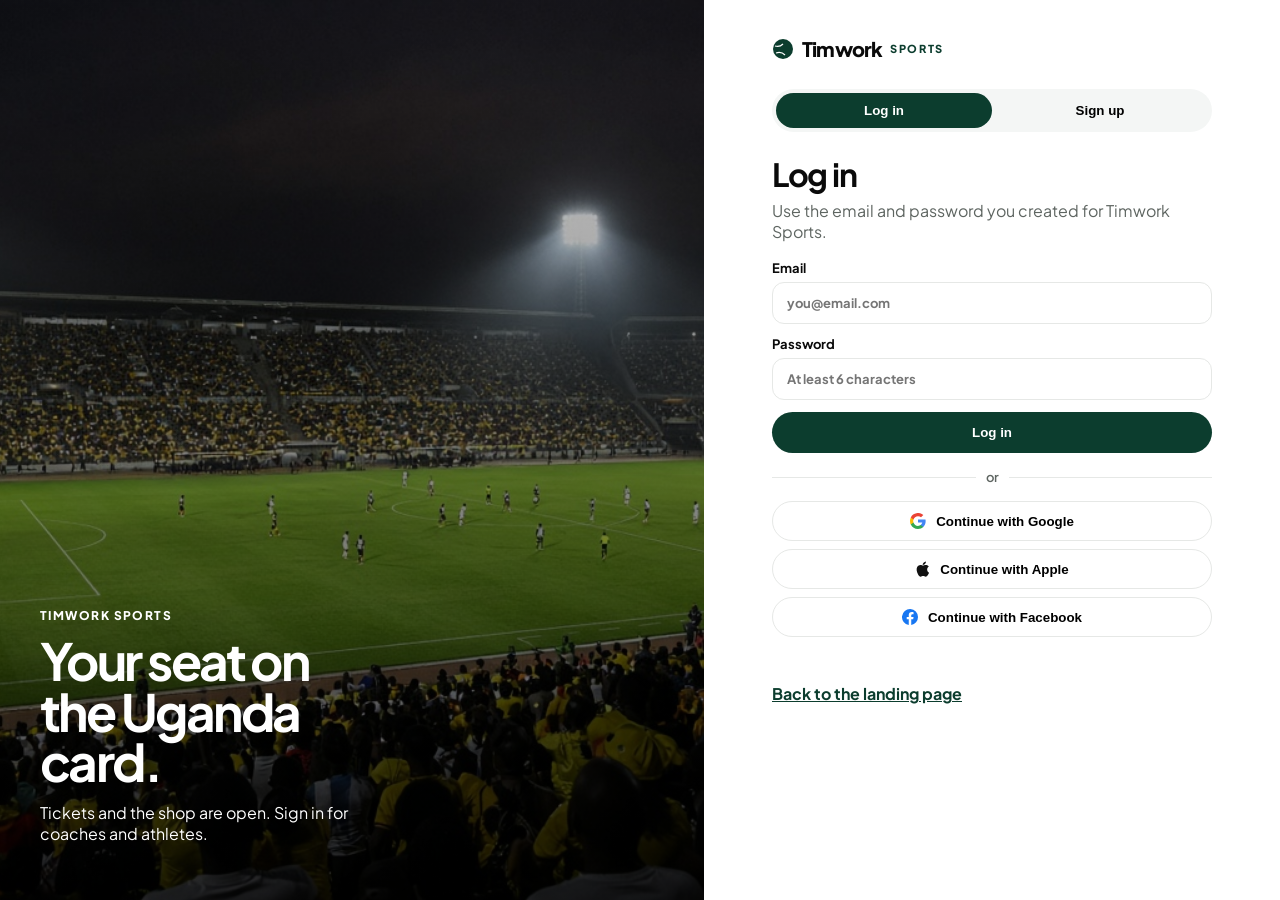
<file: detail.html>
<!DOCTYPE html>
<html lang="en">
<head>
  <meta charset="UTF-8">
  <meta name="viewport" content="width=device-width, initial-scale=1">
  <title>Timwork Sports</title>
  <meta name="theme-color" content="#ffffff">
  <link rel="preconnect" href="https://fonts.googleapis.com">
  <link rel="preconnect" href="https://fonts.gstatic.com" crossorigin>
  <link href="https://fonts.googleapis.com/css2?family=Plus+Jakarta+Sans:wght@400;500;600;700;800&display=swap" rel="stylesheet">
  <link rel="stylesheet" href="ui.css">
  <script>document.documentElement.dataset.theme = localStorage.getItem("timwork_theme") || "light";</script>
  <script>
    try {
      const kind = new URLSearchParams(location.search).get("type") || "";
      const open = kind === "event" || kind === "merch" || kind === "place";
      const gate = JSON.parse(localStorage.getItem("timwork_session") || "null");
      if (!open && (!gate || !gate.email)) {
        const next = "detail.html" + location.search;
        location.replace("auth.html?mode=login&next=" + encodeURIComponent(next));
      }
    } catch (error) {
      location.replace("auth.html?mode=login");
    }
  </script>
  <script src="site.js"></script>
  <style>
    :root { --green: #0c3d2e; --green-dark: #07261c; --ink: #0a0a0a; --muted: #5e6561; --line: #eceeed; --soft: #f4f6f5; --gutter: clamp(16px, 3vw, 40px); }
    * { box-sizing: border-box; }
    body { margin: 0; font-family: "Plus Jakarta Sans", system-ui, sans-serif; color: var(--ink); background: #fff; overflow-x: clip; }
    a { color: inherit; text-decoration: none; }
    button, input, select, textarea { font: inherit; }
    button { cursor: pointer; }
    .nav { display: flex; align-items: center; justify-content: space-between; gap: 12px; min-height: 68px; padding: 8px var(--gutter); min-width: 0; }
    .nav-right { min-width: 0; }
    .brand { display: flex; align-items: center; gap: 8px; font-weight: 800; letter-spacing: -0.04em; font-size: 20px; }
    .brand small { color: var(--green); font-size: 11px; letter-spacing: .14em; }
    .nav-right { display: flex; align-items: center; gap: 8px; }
    .btn, .pill { border: 0; border-radius: 999px; padding: 10px 16px; font-weight: 700; font-size: 14px; display: inline-flex; align-items: center; justify-content: center; }
    .btn-green { background: var(--green); color: #fff; }
    .btn-green:hover { background: var(--green-dark); }
    .pill { background: var(--soft); }
    .linkish { background: transparent; border: 0; font-weight: 700; padding: 10px 8px; }
    .cover { height: min(42vw, 320px); min-height: 180px; background: #111 center/cover no-repeat; }
    .sheet { width: min(1100px, 100%); margin: -48px auto 48px; padding: 0 var(--gutter); }
    .profile { background: #fff; border-radius: 28px; box-shadow: 0 0 0 1px rgba(0,0,0,.06); padding: 22px; }
    .who { display: flex; gap: 16px; align-items: flex-end; flex-wrap: wrap; }
    .avatar { width: 84px; height: 84px; border-radius: 24px; display: grid; place-items: center; color: #fff; font-weight: 800; font-size: 28px; background: #0c3d2e center/cover no-repeat; border: 4px solid #fff; margin-top: -58px; }
    .who h1 { margin: 0; font-size: clamp(28px, 4vw, 42px); letter-spacing: -0.045em; line-height: 1; }
    .kicker { margin: 0 0 6px; color: var(--green); font-size: 12px; font-weight: 800; letter-spacing: .08em; text-transform: uppercase; }
    .kicker a { text-decoration: underline; text-underline-offset: 3px; }
    .actions { margin-left: auto; display: flex; gap: 8px; flex-wrap: wrap; }
    .bio { margin: 14px 0 0; color: var(--muted); max-width: 62ch; }
    .stats { display: flex; gap: 0; margin-top: 18px; border: 1px solid var(--line); border-radius: 16px; overflow: auto; background: #fff; }
    .stat { background: transparent; border-radius: 0; padding: 12px 16px; min-width: 108px; border-right: 1px solid var(--line); }
    .stat:last-child { border-right: 0; }
    .stat b { display: block; font-size: 22px; letter-spacing: -0.04em; }
    .stat span { color: var(--muted); font-size: 13px; }
    .layout { display: grid; grid-template-columns: 1.4fr .8fr; gap: 16px; margin-top: 16px; }
    .card { background: #fff; border-radius: 22px; box-shadow: 0 0 0 1px rgba(0,0,0,.06); padding: 16px; }
    .card h2 { margin: 0 0 12px; font-size: 18px; letter-spacing: -0.03em; }
    textarea, select, input { width: 100%; border: 1px solid var(--line); border-radius: 14px; padding: 12px; background: #fff; color: inherit; }
    .checkout { display: grid; gap: 8px; margin-top: 16px; }
    .checkout label { display: grid; gap: 4px; font-size: 13px; font-weight: 700; }
    textarea { min-height: 84px; resize: vertical; }
    .composer { display: grid; gap: 8px; }
    .post { padding: 14px 0; border-top: 1px solid var(--line); }
    .post strong { display: block; }
    .post p { margin: 6px 0; }
    .post time { color: var(--muted); font-size: 12px; font-weight: 600; }
    .post-actions { display: flex; gap: 8px; }
    .ghost { border: 0; background: var(--soft); border-radius: 999px; padding: 6px 12px; font-weight: 700; font-size: 13px; }
    .ghost.on { background: var(--green); color: #fff; }
    .chips { display: flex; flex-wrap: wrap; gap: 8px; margin-top: 8px; }
    .zone { display: grid; grid-template-columns: 64px 1fr 40px; gap: 8px; align-items: center; margin-top: 8px; font-size: 13px; }
    .zone i { display: block; height: 8px; border-radius: 4px; background: #8a8a8a; }
    .zone i.gold { background: #1f8a4c; }
    .zone i.hard { background: #c45c6a; }
    button:disabled { opacity: .35; cursor: default; }
    html[data-theme="dark"] body { background: #000; color: #fff; }
    html[data-theme="dark"] .nav, html[data-theme="dark"] .profile, html[data-theme="dark"] .card { background: #141414; color: #fff; }
    html[data-theme="dark"] .pill, html[data-theme="dark"] .ghost, html[data-theme="dark"] .stat { background: #1c1c1c; color: #fff; }
    html[data-theme="dark"] .muted, html[data-theme="dark"] .bio, html[data-theme="dark"] .facts span, html[data-theme="dark"] .stat span { color: #9a9a9a; }
    .person, .mini { display: grid; grid-template-columns: 46px 1fr; gap: 10px; align-items: center; padding: 8px 0; }
    .person i, .mini i { width: 46px; height: 46px; border-radius: 14px; display: grid; place-items: center; color: #fff; font-style: normal; font-weight: 800; background: #0c3d2e center/cover no-repeat; }
    .person span, .mini span { color: var(--muted); font-size: 13px; }
    .mini { grid-template-columns: 72px 1fr; }
    .mini i { width: 72px; height: 52px; border-radius: 12px; }
    .facts { display: grid; gap: 8px; }
    .facts div { display: flex; justify-content: space-between; gap: 12px; padding-bottom: 8px; border-bottom: 1px solid var(--line); }
    .facts span { color: var(--muted); }
    .note { min-height: 1.2em; color: var(--green); font-weight: 700; font-size: 14px; }
    .weeks { display: flex; align-items: flex-end; gap: 4px; height: 78px; }
    .weeks i { flex: 1; display: block; background: var(--green); border-radius: 4px 4px 0 0; opacity: .85; }
    .act { display: block; padding: 12px 0; border-top: 1px solid var(--line); }
    .act b { letter-spacing: -0.03em; }
    .metrics { display: flex; flex-wrap: wrap; gap: 14px; margin-top: 8px; }
    .metrics strong { display: block; font-size: 18px; letter-spacing: -0.03em; }
    .metrics span { color: var(--muted); font-size: 12px; }
    .comments { list-style: none; margin: 8px 0 0; padding: 0; }
    .comments li { font-size: 14px; padding: 4px 0; }
    .comment { display: flex; gap: 8px; margin-top: 8px; }
    .comment input { flex: 1; border: 1px solid var(--line); border-radius: 999px; padding: 8px 12px; }
    .splits { width: 100%; border-collapse: collapse; font-size: 14px; }
    .splits td { padding: 8px 0; border-bottom: 1px solid var(--line); }
    .nav-links { display: flex; gap: 6px; }
    .missing { padding: 48px 0; }
    @media (max-width: 800px) {
      .layout { grid-template-columns: 1fr; }
      .actions { margin-left: 0; }
      .brand small { display: none; }
    }
    @media (max-height: 720px) {
      .cover { height: 168px; min-height: 140px; }
    }
    @media (max-width: 560px) {
      .stats { grid-template-columns: 1fr 1fr; }
      .layout { grid-template-columns: 1fr; }
      .cover { height: 200px; }
      .nav { gap: 6px; }
      .nav-right, .nav-links { gap: 4px; }
      .brand { font-size: 16px; }
      .nav-links .pill, .linkish { padding: 8px; font-size: 13px; }
    }
  </style>
</head>
<body class="canvas">
  <header class="nav std-nav">
    <a class="brand" href="timworksports.html">
      <svg width="22" height="22" viewBox="0 0 22 22" aria-hidden="true"><circle cx="11" cy="11" r="10" fill="#0c3d2e"/><path d="M3 8c3 1 5 1 8-2M4 15c3-1 6-1 9 2" stroke="#fff" stroke-width="1.2" fill="none"/></svg>
      Timwork <small>SPORTS</small>
    </a>
    <div class="nav-right">
      <nav class="nav-links">
        <a class="pill" href="feed.html">Feed</a>
        <a class="pill" href="timworksports.html">Card</a>
        <a class="pill" href="detail.html?type=you">You</a>
      </nav>
      <button class="linkish" id="logout" type="button">Log out</button>
    </div>
  </header>
  <div class="cover" id="cover"></div>
  <main class="sheet" id="app"></main>
  <script>
    const T = Timwork;
    const params = new URLSearchParams(location.search);
    const type = params.get("type") || "";
    const players = T.roster();
    const me = T.session() || {};
    if (!me.email) {
      const feedLink = document.querySelector('a[href="feed.html"]');
      const youLink = document.querySelector('a[href="detail.html?type=you"]');
      if (feedLink) feedLink.href = "auth.html?mode=login";
      if (youLink) {
        youLink.textContent = "Log in";
        youLink.href = "auth.html?mode=login";
      }
      document.getElementById("logout").hidden = true;
    }
    const app = document.getElementById("app");

    function esc(value) {
      return String(value ?? "").replace(/[&<>"']/g, (ch) => ({ "&": "&amp;", "<": "&lt;", ">": "&gt;", '"': "&quot;", "'": "&#39;" }[ch]));
    }
    function unit(player) {
      return player.scoring === 1 ? player.scoreLabel.slice(0, -1) : player.scoreLabel;
    }
    function sportHref(name) {
      return T.page("sport", { name });
    }
    function athleteHref(player) {
      return T.page("athlete", { sport: player.sport, name: player.name });
    }
    function ranked(sport) {
      return T.byRank(players.filter((player) => player.sport === sport));
    }
    function coachFor(sport) {
      return T.coaches.find((coach) => coach.sport === sport);
    }
    function eventsFor(sport) {
      return T.allEvents().filter((item) => item.sport === sport);
    }

    function build() {
      if (type === "athlete") {
        const player = players.find((item) => item.sport === params.get("sport") && item.name === params.get("name"));
        if (!player) return null;
        const board = ranked(player.sport);
        const place = board.findIndex((item) => item.name === player.name) + 1;
        const coach = coachFor(player.sport);
        const mates = board.filter((item) => item.club === player.club && item.name !== player.name).slice(0, 4);
        return {
          key: "athlete:" + player.sport + ":" + player.name,
          player,
          title: player.name,
          kicker: "Rank " + place + " · <a href=\"" + sportHref(player.sport) + "\">" + esc(player.sport) + "</a>",
          cover: T.photos[player.sport],
          avatar: T.colorFor(player.name),
          initials: T.initials(player.name),
          follow: "Follow",
          following: "Following",
          bio: player.bio + " Wears #" + player.number + " and stands " + player.heightCm + " cm.",
          line: "Back on the " + player.sport.toLowerCase() + " card for " + player.club + ".",
          challenge: true,
          stats: [
            [T.reportOf(T.activitiesFor(player)).km, "km"],
            [T.reportOf(T.activitiesFor(player)).time, "time"],
            [T.reportOf(T.activitiesFor(player)).sessions, "sessions"],
            [T.reportOf(T.activitiesFor(player)).comps, "comps"],
            ["#" + place, "of " + board.length]
          ],
          facts: [["Club", player.club], ["Position", player.position], ["City", player.city], ["Number", "#" + player.number], ["Height", player.heightCm + " cm"], ["Nationality", player.nationality]],
          activities: T.activitiesFor(player),
          weeks: T.weeks(player.name),
          records: [["Season best", player.scoring + " " + unit(player)], ["Appearances", String(player.appearances)], ["Number", "#" + player.number]],
          club: { href: T.page("club", { name: player.club }), name: player.club },
          peopleTitle: "Teammates",
          people: mates.map(personCard),
          cardsTitle: "On the card",
          cards: [
            coach && { href: T.page("coach", { name: coach.name }), title: coach.name, meta: coach.role, img: coach.img },
            ...eventsFor(player.sport).slice(0, 2).map(eventCard)
          ].filter(Boolean)
        };
      }
      if (type === "coach") {
        const coach = T.coaches.find((item) => item.name === params.get("name"));
        if (!coach) return null;
        const squad = ranked(coach.sport).slice(0, 6);
        return {
          key: "coach:" + coach.name,
          title: coach.name,
          kicker: esc(coach.role) + " · <a href=\"" + sportHref(coach.sport) + "\">" + esc(coach.sport) + "</a>",
          cover: coach.img,
          avatarImg: coach.img,
          follow: "Follow",
          following: "Following",
          bio: coach.bio + " " + coach.years + " years on the " + coach.sport.toLowerCase() + " programme.",
          line: "Squad notes are up for the next " + coach.sport.toLowerCase() + " window.",
          stats: [[coach.rating, "rating"], [T.coachRecord(coach), "record"], [T.coachWinRate(coach) + "%", "win rate"], [coach.years, "years"]],
          facts: [["Licence", coach.licence], ["Clubs", coach.clubs], ["Role", coach.role], ["Sport", coach.sport]],
          book: coach,
          activities: T.activitiesFor(coach),
          weeks: T.weeks(coach.name),
          records: [["Years coaching", String(coach.years)], ["Programme", coach.sport], ["Squad shown", String(squad.length)]],
          peopleTitle: "Athletes in the programme",
          people: squad.map(personCard),
          cardsTitle: "Matches",
          cards: eventsFor(coach.sport).map(eventCard)
        };
      }
      if (type === "event") {
        const item = T.allEvents().find((eventItem) => eventItem.id === params.get("id"));
        if (!item) return null;
        const open = !item.price;
        const coach = coachFor(item.sport);
        return {
          key: "event:" + item.id,
          title: item.title,
          kicker: "<a href=\"" + sportHref(item.sport) + "\">" + esc(item.sport) + "</a> · " + esc(item.city),
          cover: T.eventPhoto(item),
          follow: "I'm going",
          following: "Going",
          bio: open
            ? item.venue + ", " + item.city + ". You created this session. Entry is open."
            : item.venue + ", " + item.city + ". Kickoff in " + T.countdown(item.hours) + ". Tickets are " + T.ugx(item.price) + ".",
          line: "Gates open for " + item.title + ". Who's in the stands?",
          stats: [[item.date, item.time], [open ? "Open" : T.ugx(item.price), open ? "entry" : "ticket"], [item.city, "city"], [item.sport, "sport"]],
          facts: [["Venue", item.venue], ["When", item.date + " · " + item.time], ["Entry", open ? "Open" : T.ugx(item.price)]],
          peopleTitle: "Names on this card",
          people: ranked(item.sport).slice(0, 5).map(personCard),
          cardsTitle: "Also around this sport",
          cards: [coach && { href: T.page("coach", { name: coach.name }), title: coach.name, meta: coach.role, img: coach.img }].filter(Boolean),
          ticket: open ? null : item
        };
      }
      if (type === "merch") {
        const item = T.merch.find((product) => product.id === params.get("id"));
        if (!item) return null;
        return {
          key: "merch:" + item.id,
          title: item.name,
          kicker: esc(item.category),
          cover: item.img,
          follow: "Save",
          following: "Saved",
          bio: item.detail,
          line: item.name + " is in the shop this window.",
          stats: [[T.ugx(item.price), "price"], [item.sizes.length, "sizes"], [item.category, "line"], ["Kampala", "ships"]],
          facts: [["Price", T.ugx(item.price)], ["Sizes", item.sizes.join(" · ")]],
          peopleTitle: "Worn on the card",
          people: [],
          cardsTitle: "More from the shop",
          cards: T.merch.filter((product) => product.id !== item.id).slice(0, 4).map((product) => ({
            href: T.page("merch", { id: product.id }), title: product.name, meta: T.ugx(product.price), img: product.img
          })),
          merch: item
        };
      }
      if (type === "sport") {
        const name = params.get("name");
        if (!T.photos[name]) return null;
        const coach = coachFor(name);
        const board = ranked(name);
        return {
          key: "sport:" + name,
          title: name,
          kicker: "Sport",
          cover: name === "Football" ? "images/ug-hero-match.png" : T.photos[name],
          follow: "Follow",
          following: "Following",
          bio: name + " on the Uganda card: " + eventsFor(name).length + " events this window and " + board.length + " athletes on the rankings.",
          line: name + " sessions are posted for the week.",
          stats: [[board.length, "athletes"], [eventsFor(name).length, "events"], [coach ? coach.years : "—", "coach years"], [board[0] ? board[0].scoring : "—", board[0] ? unit(board[0]) : "top score"]],
          facts: [["Home", "Uganda"], ["Coach", coach ? coach.name : "—"]],
          peopleTitle: "Rankings",
          people: board.slice(0, 8).map(personCard),
          cardsTitle: "Events",
          cards: eventsFor(name).map(eventCard).concat(coach ? [{ href: T.page("coach", { name: coach.name }), title: coach.name, meta: coach.role, img: coach.img }] : [])
        };
      }
      if (type === "club") {
        const name = params.get("name");
        const members = T.byRank(players.filter((player) => player.club === name));
        if (!members.length) return null;
        const sport = members[0].sport;
        return {
          key: "club:" + name,
          title: name,
          kicker: esc(sport) + " club",
          cover: T.photos[sport],
          follow: "Join club",
          following: "Joined",
          bio: name + " is on the " + sport.toLowerCase() + " card. " + members.length + " athletes train and play out of this club.",
          line: "Club session is up. See who posted from " + name + ".",
          stats: [[members.length, "athletes"], [sport, "sport"], [members[0].city, "base"], [members[0].scoring, unit(members[0])]],
          facts: [["Sport", sport], ["City", members[0].city], ["Top athlete", members[0].name]],
          peopleTitle: "Roster",
          people: members.slice(0, 12).map(personCard),
          cardsTitle: "Next events",
          cards: eventsFor(sport).map(eventCard),
          activities: T.activitiesFor(members[0]).map((item, index) => Object.assign({}, item, { who: members[index % members.length] })),
          weeks: T.weeks(name)
        };
      }
      if (type === "activity") {
        const player = players.find((item) => item.sport === params.get("sport") && item.name === params.get("name"));
        const activity = player && T.activitiesFor(player)[Number(params.get("i"))];
        if (!activity) return null;
        return {
          key: "activity:" + player.sport + ":" + player.name + ":" + activity.index,
          title: activity.title,
          kicker: "<a href=\"" + athleteHref(player) + "\">" + esc(player.name) + "</a> · " + esc(activity.when),
          cover: T.photos[player.sport],
          follow: "Kudos",
          following: "Kudos given",
          bio: activity.notes || (player.name + " logged " + activity.title.toLowerCase() + " in " + player.city + "."),
          line: activity.title + " is on the " + player.sport.toLowerCase() + " feed.",
          stats: activity.stats,
          facts: [["Kind", activity.kind || "Training"], ["Pace", activity.pace || "—"], ["Avg heart rate", (activity.avgHr || "—") + " bpm"], ["Max heart rate", (activity.maxHr || "—") + " bpm"], ["Elevation", (activity.elevationM || 0) + " m"], ["Effort", (activity.effort || "—") + " / 10"], ["Athlete", player.name], ["Club", player.club]],
          peopleTitle: "With",
          people: ranked(player.sport).filter((item) => item.club === player.club && item.name !== player.name).slice(0, 3).map(personCard),
          cardsTitle: "More from " + player.name,
          cards: [],
          activity, player,
          splits: activity.stats[0][0]
        };
      }
      if (type === "session") {
        const list = T.loadSocial().sessions;
        const index = Number(params.get("i"));
        const raw = list[index];
        if (!raw) return null;
        const activity = T.loggedActivity(raw, index);
        const sport = activity.sport;
        return {
          key: "session:" + index,
          title: activity.title,
          kicker: esc(me.name || "You") + " · " + esc(activity.when),
          cover: T.photos[sport] || T.photos.Football,
          initials: T.initials(me.name || "You"),
          avatar: T.colorFor(me.name || "You"),
          follow: "Kudos",
          following: "Kudos given",
          bio: activity.notes,
          line: activity.title + " is on your feed.",
          stats: activity.stats,
          facts: [["Kind", "Training"], ["Pace", activity.pace], ["Avg heart rate", activity.avgHr + " bpm"], ["Max heart rate", activity.maxHr + " bpm"], ["Elevation", activity.elevationM + " m"], ["Effort", activity.effort + " / 10"], ["Sport", sport]],
          peopleTitle: "Suggested athletes",
          people: ranked(sport).slice(0, 3).map(personCard),
          cardsTitle: "Back to you",
          cards: [{ href: T.page("you", {}), title: me.name || "You", meta: "Your training", img: T.photos[sport] || T.photos.Football }],
          activity
        };
      }
      if (type === "you") {
        const sportsFollowed = (me.sports && me.sports.length) ? me.sports : ["Football"];
        const sport = sportsFollowed[0];
        const mine = T.loadSocial().sessions.map((item, index) => T.loggedActivity(item, index));
        const preset = T.personalTraining().map((item) => Object.assign({ preset: true }, item));
        const report = T.reportOf(mine.concat(preset));
        return {
          key: "you:" + (me.email || "me"),
          title: me.name || "You",
          kicker: esc(me.role || "Fan") + " · " + esc(me.city || "Kampala"),
          cover: T.photos[sport] || T.photos.Football,
          initials: T.initials(me.name || "You"),
          avatar: T.colorFor(me.name || "You"),
          follow: "Edit sports",
          following: "Edit sports",
          hideFollow: true,
          bio: "Your Timwork profile. You follow " + sportsFollowed.join(", ") + ". Log a session the way you would on a training app, and it shows on your feed.",
          line: "Logged a session in " + (me.city || "Kampala") + ".",
          stats: [[report.km, "km"], [report.time, "time"], [report.sessions, "sessions"], [report.comps, "comps"]],
          facts: [["Email", me.email || ""], ["Role", me.role || "Fan"], ["Heard via", me.heard || "—"], ["Sports", sportsFollowed.join(", ")]],
          peopleTitle: "Suggested athletes",
          people: ranked(sport).slice(0, 4).map(personCard),
          cardsTitle: "Your sports",
          cards: sportsFollowed.map((name) => ({ href: sportHref(name), title: name, meta: "Open the sport", img: T.photos[name] || T.photos.Football })),
          you: true,
          weeks: T.weeks(me.name || "You"),
          activities: mine.concat(preset)
        };
      }
      if (type === "mine") {
        const activity = T.personalTraining()[Number(params.get("i"))];
        if (!activity) return null;
        return {
          key: "mine:" + activity.index,
          title: activity.title,
          kicker: esc(activity.kind) + " · " + esc(activity.date),
          cover: T.photos.Football,
          initials: T.initials(me.name || "You"),
          avatar: T.colorFor(me.name || "You"),
          follow: "Kudos",
          following: "Kudos given",
          bio: activity.notes,
          line: activity.title + " is on your training log.",
          stats: activity.stats,
          facts: [["Kind", activity.kind], ["Pace", activity.pace], ["Avg heart rate", activity.avgHr + " bpm"], ["Max heart rate", activity.maxHr + " bpm"], ["Elevation", activity.elevationM + " m"], ["Effort", activity.effort + " / 10"]],
          peopleTitle: "Suggested athletes",
          people: ranked("Football").slice(0, 3).map(personCard),
          cardsTitle: "Back to you",
          cards: [{ href: T.page("you", {}), title: me.name || "You", meta: "Your training", img: T.photos.Football }],
          activity
        };
      }
      if (type === "place") {
        const place = T.ads.find((ad) => ad.id === params.get("id"));
        if (!place) return null;
        const linked = { "nile-cafe": "ev-foot", entebbe: "ev-tennis2", "nile-source": "ev-swim", nakasero: "ev-foot" }[place.id];
        const eventItem = T.events.find((item) => item.id === linked);
        return {
          key: "place:" + place.id,
          title: place.brand,
          kicker: "Partner · " + esc(place.place),
          cover: place.img,
          follow: "Follow",
          following: "Following",
          bio: place.detail + " " + place.line,
          line: "Open during the match window in " + place.place + ".",
          stats: [[place.place, "place"], ["Stamp", "on the trail"], ["Card", "this week"], ["UGX", "partner"]],
          facts: [["Offer", place.line], ["Where", place.place]],
          peopleTitle: "Nearby athletes",
          people: eventItem ? ranked(eventItem.sport).slice(0, 4).map(personCard) : [],
          cardsTitle: "Tied to",
          cards: eventItem ? [eventCard(eventItem)] : []
        };
      }
      return null;
    }

    function personCard(player) {
      const board = ranked(player.sport);
      const place = board.findIndex((item) => item.name === player.name) + 1;
      return {
        href: athleteHref(player),
        name: player.name,
        meta: "#" + place + " · " + player.position + " · " + player.club,
        color: T.colorFor(player.name),
        initials: T.initials(player.name)
      };
    }
    function eventCard(item) {
      return { href: T.page("event", { id: item.id }), title: item.title, meta: item.date + " · " + item.venue, img: T.eventPhoto(item) };
    }

    let view = build();
    if (!view) {
      document.getElementById("cover").style.background = "#0c3d2e";
      app.innerHTML = "<div class=\"missing\"><h1>That page is not on the card.</h1><p><a class=\"btn btn-green\" href=\"timworksports.html\">Back to the card</a></p></div>";
    } else {
      document.title = view.title + " · Timwork Sports";
      const cover = document.getElementById("cover");
      cover.style.backgroundImage = "url('" + view.cover + "')";
      paint();
    }

    function social() { return T.loadSocial(); }
    function followers(key) {
      let hash = 0;
      for (const ch of key) hash = (hash * 33 + ch.charCodeAt(0)) | 0;
      const base = 120 + Math.abs(hash) % 1800;
      return base + (social().follows.includes(key) ? 1 : 0);
    }
    function feed(viewModel) {
      const saved = social().posts[viewModel.key] || [];
      const seeds = [
        { id: viewModel.key + ":1", author: viewModel.title, text: viewModel.line, at: "2h", likes: 24 },
        { id: viewModel.key + ":2", author: viewModel.title, text: "Kampala is loud this window. Pull up if you are on the card.", at: "1d", likes: 61 }
      ];
      return saved.concat(seeds);
    }

    function paint() {
      const state = social();
      const on = state.follows.includes(view.key);
      const posts = feed(view);
      const avatar = view.avatarImg
        ? " style=\"background-image:url('" + view.avatarImg + "')\""
        : " style=\"background:" + (view.avatar || "#0c3d2e") + "\"";
      app.innerHTML = `
        <section class="profile">
          <div class="who">
            <div class="avatar"${avatar}>${view.avatarImg ? "" : esc(view.initials || "")}</div>
            <div>
              <p class="kicker">${view.kicker}</p>
              <h1>${esc(view.title)}</h1>
            </div>
            <div class="actions">
              ${view.hideFollow ? `<a class="btn btn-green" href="#log">Log a session</a>` : `<button class="btn ${on ? "pill" : "btn-green"}" id="follow" type="button">${on ? esc(view.following) : esc(view.follow)}</button>`}
              ${view.challenge ? `<button class="btn ${state.challenges.includes(view.key) ? "pill" : "btn-green"}" id="challenge" type="button">${state.challenges.includes(view.key) ? "Challenged" : "Challenge"}</button>` : ""}
              <button class="pill" id="share" type="button">Share</button>
            </div>
          </div>
          <p class="bio">${esc(view.bio)}</p>
          <p class="note" id="shareNote"></p>
          <div class="stats">
            <article class="stat"><b>${(view.you ? state.follows.length : followers(view.key)).toLocaleString("en-US")}</b><span>${view.you ? "following" : "followers"}</span></article>
            ${view.you ? "" : `<article class="stat"><b>${(40 + (T.hash(view.key) % 280)).toLocaleString("en-US")}</b><span>following</span></article>`}
            ${view.stats.map(([value, label]) => `<article class="stat"><b>${esc(value)}</b><span>${esc(label)}</span></article>`).join("")}
          </div>
          ${view.merch ? `<form class="checkout" id="checkout">
            <label>Size<select id="size">${view.merch.sizes.map((size) => `<option>${esc(size)}</option>`).join("")}</select></label>
            <label>Full name<input id="shipName" required maxlength="80" value="${esc(me.name || "")}"></label>
            <label>Phone<input id="shipPhone" required inputmode="tel" placeholder="07XX XXX XXX" maxlength="20"></label>
            <label>City<input id="shipCity" required maxlength="40" value="${esc(me.city || "Kampala")}"></label>
            <label>Delivery address<textarea id="shipAddress" required maxlength="160" placeholder="Street, area, and a landmark"></textarea></label>
            <p class="bio" style="margin:0">Pay on delivery. Kampala orders arrive in 2–4 days. No card is taken here.</p>
            <button class="btn btn-green" id="order" type="submit">Place order · ${esc(T.ugx(view.merch.price))}</button>
            <button class="pill" id="bag" type="button">Add to bag</button>
            <p class="note" id="bagNote"></p>
          </form>` : ""}
        </section>
        <div class="layout">
          <section class="card">
            ${view.weeks ? `<h2>Last 12 weeks</h2><div class="weeks" aria-hidden="true">${view.weeks.map((height) => `<i style="height:${height}%"></i>`).join("")}</div>` : ""}
            ${view.activities && view.activities.length ? `<h2 style="margin-top:16px">Activities</h2>${view.activities.map((item) => activityHtml(item)).join("")}` : ""}
            ${view.you ? `<h2 id="log" style="margin-top:16px">Log a session</h2><form class="composer" id="sessionForm"><input name="title" required placeholder="Morning run" maxlength="80"><input name="distance" placeholder="Distance, e.g. 6.2 km"><input name="minutes" type="number" min="1" required placeholder="Minutes"><select name="sport">${(me.sports && me.sports.length ? me.sports : ["Football","Basketball","Tennis","Boxing","Swimming","Athletics"]).map((name) => `<option>${esc(name)}</option>`).join("")}</select><button class="btn btn-green" type="submit">Save session</button></form>` : ""}
            <h2 style="margin-top:16px">Posts</h2>
            <form class="composer" id="composer">
              <textarea name="text" required maxlength="280" placeholder="Post as ${esc(me.name || "you")}"></textarea>
              <button class="btn btn-green" type="submit">Post</button>
            </form>
            <div id="feed">${posts.map((post) => postHtml(post, state)).join("")}</div>
            ${splitsHtml()}
          </section>
          <div>
            <section class="card">
              <h2>Details</h2>
              <div class="facts">${view.facts.map(([label, value]) => `<div><span>${esc(label)}</span><strong>${esc(value)}</strong></div>`).join("")}</div>
              ${bookHtml(state)}
            </section>
            ${view.records ? `<section class="card" style="margin-top:16px"><h2>Records</h2><div class="facts">${view.records.map(([label, value]) => `<div><span>${esc(label)}</span><strong>${esc(value)}</strong></div>`).join("")}</div></section>` : ""}
            ${view.club ? `<section class="card" style="margin-top:16px"><h2>Club</h2><a class="person" href="${view.club.href}"><i style="background:#0c3d2e">${esc(T.initials(view.club.name))}</i><div><strong>${esc(view.club.name)}</strong><span>Open the club</span></div></a></section>` : ""}
            ${view.people.length ? `<section class="card" style="margin-top:16px"><h2>${esc(view.peopleTitle)}</h2>${view.people.map(personHtml).join("")}</section>` : ""}
            ${view.cards.length ? `<section class="card" style="margin-top:16px"><h2>${esc(view.cardsTitle)}</h2>${view.cards.map(cardHtml).join("")}</section>` : ""}
          </div>
        </div>
        ${view.ticket ? `<div class="buybar"><div><b>${esc(T.ugx(view.ticket.price))}</b><span>${esc(view.ticket.date)} · ${esc(view.ticket.time)} · ${esc(view.ticket.venue)}</span><p class="note" id="holdNote"></p></div><button class="btn btn-green" id="hold" type="button">Get tickets</button></div>` : ""}`;
      bind();
    }

    function personHtml(person) {
      return `<a class="person" href="${person.href}"><i style="background:${person.color}">${esc(person.initials)}</i><div><strong>${esc(person.name)}</strong><span>${esc(person.meta)}</span></div></a>`;
    }
    function cardHtml(card) {
      return `<a class="mini" href="${card.href}"><i style="background-image:url('${card.img}')"></i><div><strong>${esc(card.title)}</strong><span>${esc(card.meta)}</span></div></a>`;
    }
    function bookHtml(state) {
      if (!view.book) return "";
      const saved = state.bookings[view.book.name];
      const days = T.bookDays.map((label, index) => `<button class="ghost" type="button" data-day="${index}">${esc(label)}</button>`).join("");
      const times = T.bookTimes.map((label, index) => `<button class="ghost" type="button" data-time="${index}">${esc(label)}</button>`).join("");
      return `<h2 style="margin-top:16px">Book a session</h2><div class="chips" id="days">${days}</div><div class="chips" id="times">${times}</div><button class="btn btn-green" id="bookBtn" type="button" style="margin-top:10px">${saved ? "Booked" : "Book"}</button><p class="note" id="bookNote">${saved ? esc(saved) : "Pick a day and a time."}</p>`;
    }
    function activityHtml(item) {
      const href = item.who
        ? T.page("activity", { sport: item.who.sport, name: item.who.name, i: String(item.index) })
        : item.logged
          ? T.page("session", { i: String(item.index) })
          : item.preset
            ? T.page("mine", { i: String(item.index) })
            : (view.player ? T.page("activity", { sport: view.player.sport, name: view.player.name, i: String(item.index) }) : "");
      const inner = `<b>${esc(item.title)}</b><span class="metrics">${item.stats.map(([value, label]) => `<span><strong>${esc(value)}</strong>${esc(label)}</span>`).join("")}</span>`;
      return href && type !== "activity" ? `<a class="act" href="${href}">${inner}<span>${esc(item.when)}</span></a>` : `<div class="act">${inner}<span>${esc(item.when)}</span></div>`;
    }
    function splitsHtml() {
      const activity = view.activity;
      if (!activity) return "";
      const zones = activity.avgHr ? `<h2 style="margin-top:16px">Heart rate</h2><div class="zone"><span>Easy</span><i style="width:46%"></i><b>46%</b></div><div class="zone"><span>Steady</span><i class="gold" style="width:34%"></i><b>34%</b></div><div class="zone"><span>Hard</span><i class="hard" style="width:20%"></i><b>20%</b></div>` : "";
      if (!activity.splits) return zones;
      const rows = activity.splits.map((split, index) => `<tr><td>Km ${index + 1}</td><td>${esc(split)}</td></tr>`).join("");
      return zones + `<h2 style="margin-top:16px">Splits</h2><table class="splits">${rows}</table>`;
    }
    function postHtml(post, state) {
      const liked = !!state.likes[post.id];
      const count = post.likes + (liked ? 1 : 0);
      const comments = state.comments[post.id] || [];
      return `<article class="post"><time>${esc(post.at)}</time><strong>${esc(post.author)}</strong><p>${esc(post.text)}</p><div class="post-actions"><button class="ghost${liked ? " on" : ""}" type="button" data-like="${esc(post.id)}">${liked ? "Kudos given" : "Kudos"} · ${count}</button></div><ul class="comments">${comments.map((comment) => `<li><strong>${esc(comment.author)}</strong> ${esc(comment.text)}</li>`).join("")}</ul><form class="comment" data-for="${esc(post.id)}"><input name="text" required maxlength="180" placeholder="Comment" aria-label="Comment"><button class="ghost" type="submit">Reply</button></form></article>`;
    }

    function bind() {
      const follow = document.getElementById("follow");
      if (follow) follow.onclick = () => {
        const state = social();
        const index = state.follows.indexOf(view.key);
        if (index >= 0) state.follows.splice(index, 1);
        else state.follows.push(view.key);
        T.saveSocial(state);
        paint();
      };
      const challenge = document.getElementById("challenge");
      if (challenge) challenge.onclick = () => {
        const state = social();
        const index = state.challenges.indexOf(view.key);
        if (index >= 0) state.challenges.splice(index, 1);
        else state.challenges.push(view.key);
        T.saveSocial(state);
        paint();
      };
      const bookBtn = document.getElementById("bookBtn");
      if (bookBtn && view.book) {
        let day = 1;
        let time = 1;
        const mark = () => {
          document.querySelectorAll("[data-day]").forEach((button) => button.classList.toggle("on", Number(button.dataset.day) === day));
          document.querySelectorAll("[data-time]").forEach((button) => {
            const open = T.slotOpen(view.book, day, Number(button.dataset.time));
            button.disabled = !open;
            button.classList.toggle("on", Number(button.dataset.time) === time);
          });
        };
        document.getElementById("days").onclick = (event) => {
          const button = event.target.closest("[data-day]");
          if (!button) return;
          day = Number(button.dataset.day);
          mark();
        };
        document.getElementById("times").onclick = (event) => {
          const button = event.target.closest("[data-time]");
          if (!button || button.disabled) return;
          time = Number(button.dataset.time);
          mark();
        };
        mark();
        bookBtn.onclick = () => {
          const state = social();
          const label = T.bookDays[day] + " · " + T.bookTimes[time];
          state.bookings[view.book.name] = label;
          T.saveSocial(state);
          bookBtn.textContent = "Booked";
          document.getElementById("bookNote").textContent = "Booked " + label + " with " + view.book.name + ".";
        };
      }
      document.getElementById("share").onclick = async () => {
        const note = document.getElementById("shareNote");
        try {
          await navigator.clipboard.writeText(location.href);
          note.textContent = "Link copied.";
        } catch (error) {
          note.textContent = location.href;
        }
      };
      document.getElementById("composer").onsubmit = (event) => {
        event.preventDefault();
        const text = event.target.text.value.trim();
        if (!text) return;
        const state = social();
        const list = state.posts[view.key] || [];
        list.unshift({ id: view.key + ":" + Date.now(), author: me.name || "You", text, at: "Just now", likes: 0 });
        state.posts[view.key] = list;
        T.saveSocial(state);
        paint();
      };
      const feedEl = document.getElementById("feed");
      feedEl.onclick = (event) => {
        const button = event.target.closest("[data-like]");
        if (!button) return;
        const state = social();
        if (state.likes[button.dataset.like]) delete state.likes[button.dataset.like];
        else state.likes[button.dataset.like] = true;
        T.saveSocial(state);
        paint();
      };
      feedEl.onsubmit = (event) => {
        const form = event.target.closest("form.comment");
        if (!form) return;
        event.preventDefault();
        const text = form.text.value.trim();
        if (!text) return;
        const state = social();
        const list = state.comments[form.dataset.for] || [];
        list.push({ author: me.name || "You", text, at: "Just now" });
        state.comments[form.dataset.for] = list;
        T.saveSocial(state);
        paint();
      };
      const sessionForm = document.getElementById("sessionForm");
      if (sessionForm) sessionForm.onsubmit = (event) => {
        event.preventDefault();
        const state = social();
        state.sessions.unshift({
          title: event.target.title.value.trim(),
          distance: event.target.distance.value.trim() || "—",
          minutes: Number(event.target.minutes.value),
          sport: event.target.sport.value,
          at: "Just now",
          kudos: 0
        });
        T.saveSocial(state);
        view = build();
        paint();
      };
      const hold = document.getElementById("hold");
      if (hold) hold.onclick = () => {
        document.getElementById("holdNote").textContent = "Ticket held for " + (me.name || "you") + " · " + T.ugx(view.ticket.price) + " · " + view.ticket.venue + ".";
      };
      const bagBtn = document.getElementById("bag");
      if (bagBtn) bagBtn.onclick = () => {
        const size = document.getElementById("size").value;
        const bag = T.loadBag();
        const existing = bag.find((item) => item.id === view.merch.id && item.size === size);
        if (existing) existing.qty += 1;
        else bag.push({ id: view.merch.id, name: view.merch.name, size, price: view.merch.price, qty: 1 });
        T.saveBag(bag);
        document.getElementById("bagNote").textContent = view.merch.name + " · " + size + " is in the bag.";
      };
      const checkout = document.getElementById("checkout");
      if (checkout) checkout.onsubmit = (event) => {
        event.preventDefault();
        const note = document.getElementById("bagNote");
        const size = document.getElementById("size").value;
        const shipName = document.getElementById("shipName").value.trim();
        const phone = document.getElementById("shipPhone").value.trim();
        const city = document.getElementById("shipCity").value.trim();
        const address = document.getElementById("shipAddress").value.trim();
        const digits = phone.replace(/\D/g, "");
        if (shipName.length < 2 || digits.length < 9 || city.length < 2 || address.length < 5) {
          note.textContent = "Add your name, a phone number, city, and delivery address.";
          return;
        }
        const state = social();
        const ref = "TW-" + String(view.merch.id.replace(/\D/g, "")).padStart(4, "0");
        state.orders.push({ id: view.merch.id, name: view.merch.name, size, ref, shipName, phone, city, address });
        T.saveSocial(state);
        const orderBtn = document.getElementById("order");
        orderBtn.textContent = "Order placed";
        orderBtn.disabled = true;
        ["shipName", "shipPhone", "shipCity", "shipAddress", "size"].forEach((id) => {
          document.getElementById(id).disabled = true;
        });
        note.textContent = ref + " · " + size + " · " + shipName + " · " + phone + " · " + address + ", " + city + ". Delivery in 2–4 days. Pay on delivery.";
      };
    }

    document.getElementById("logout").onclick = () => {
      localStorage.removeItem("timwork_session");
      location.href = "index.html";
    };
  </script>
</body>
</html>
</file>
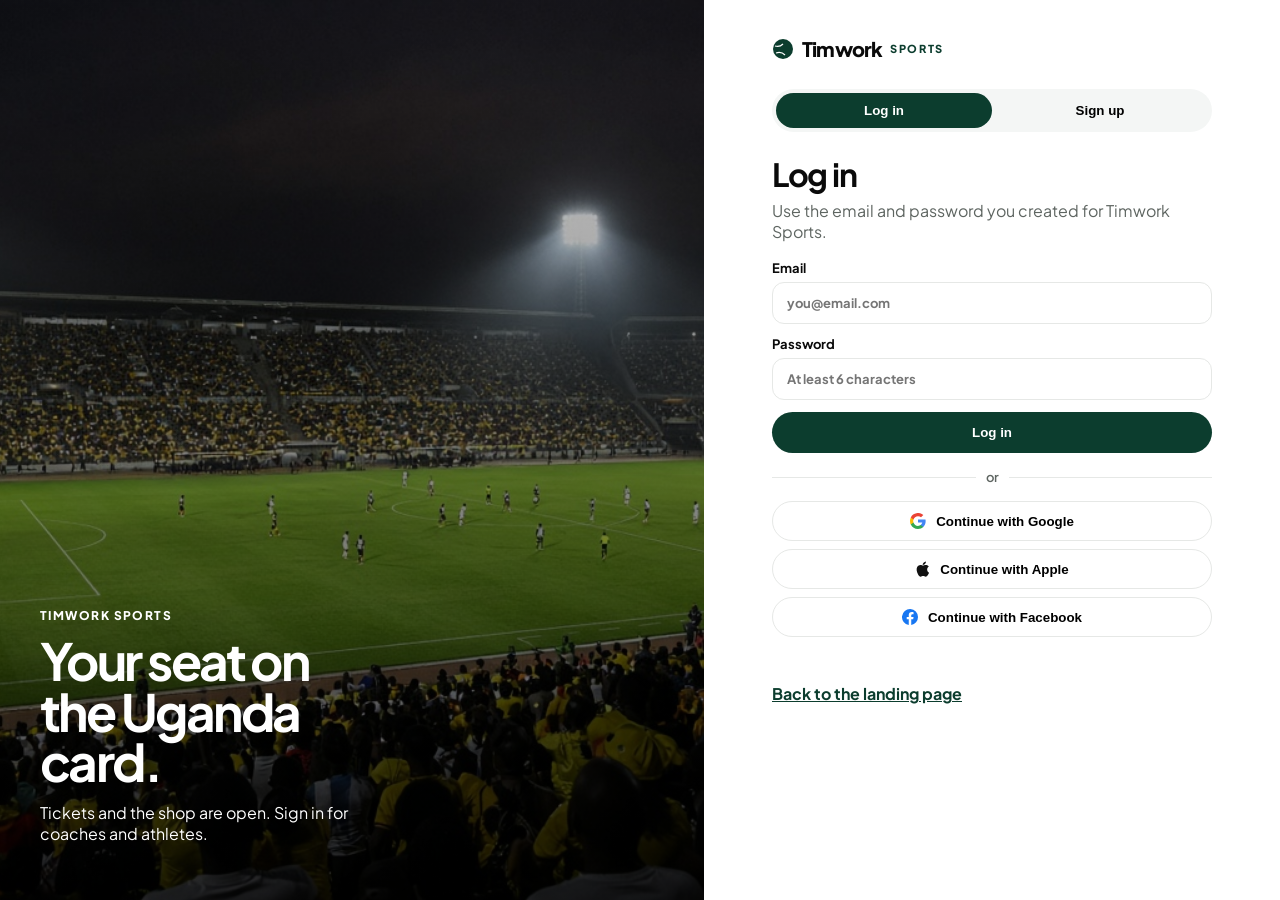
<file: feed.html>
<!DOCTYPE html>
<html lang="en">
<head>
  <meta charset="UTF-8">
  <meta name="viewport" content="width=device-width, initial-scale=1">
  <title>Feed · Timwork Sports</title>
  <meta name="theme-color" content="#ffffff">
  <link rel="preconnect" href="https://fonts.googleapis.com">
  <link rel="preconnect" href="https://fonts.gstatic.com" crossorigin>
  <link href="https://fonts.googleapis.com/css2?family=Plus+Jakarta+Sans:wght@400;500;600;700;800&display=swap" rel="stylesheet">
  <link rel="stylesheet" href="ui.css">
  <script>
    try {
      const gate = JSON.parse(localStorage.getItem("timwork_session") || "null");
      if (!gate || !gate.email) location.replace("auth.html?mode=login");
    } catch (error) {
      location.replace("auth.html?mode=login");
    }
  </script>
  <script src="site.js"></script>
  <style>
    :root { --green: #0c3d2e; --green-dark: #07261c; --ink: #0a0a0a; --muted: #5e6561; --line: #eceeed; --soft: #f4f6f5; --gutter: clamp(16px, 3vw, 40px); }
    * { box-sizing: border-box; }
    body { margin: 0; font-family: "Plus Jakarta Sans", system-ui, sans-serif; color: var(--ink); background: var(--soft); overflow-x: clip; }
    a { color: inherit; text-decoration: none; }
    button, input, select { font: inherit; }
    button { cursor: pointer; }
    .nav { display: flex; align-items: center; justify-content: space-between; gap: 12px; min-height: 68px; padding: 8px var(--gutter); background: #fff; min-width: 0; }
    .nav-right { min-width: 0; }
    .brand { display: flex; align-items: center; gap: 8px; font-weight: 800; letter-spacing: -0.04em; font-size: 20px; }
    .brand small { color: var(--green); font-size: 11px; letter-spacing: .14em; }
    .nav-right, .nav-links { display: flex; align-items: center; gap: 8px; }
    .btn, .pill { border: 0; border-radius: 999px; padding: 10px 16px; font-weight: 700; font-size: 14px; display: inline-flex; align-items: center; justify-content: center; background: #fff; }
    .btn-green { background: var(--green); color: #fff; }
    .pill { background: var(--soft); }
    .pill.on { background: var(--green); color: #fff; }
    .linkish { background: transparent; border: 0; font-weight: 700; }
    .wrap { width: min(720px, 100%); margin: 0 auto; padding: 18px var(--gutter) 48px; }
    .card { background: #fff; border-radius: 22px; padding: 16px; margin-bottom: 12px; box-shadow: 0 0 0 1px rgba(0,0,0,.05); }
    h1 { margin: 0 0 6px; letter-spacing: -0.04em; font-size: 32px; }
    .muted { color: var(--muted); margin: 0 0 14px; }
    .filters { display: flex; gap: 8px; flex-wrap: wrap; margin-bottom: 12px; }
    .composer, .row { display: grid; gap: 8px; }
    input, select { border: 1px solid var(--line); border-radius: 12px; padding: 12px; width: 100%; }
    .who { display: flex; gap: 10px; align-items: center; }
    .avatar { width: 42px; height: 42px; border-radius: 14px; display: grid; place-items: center; color: #fff; font-weight: 800; background: #0c3d2e center/cover no-repeat; }
    .metrics { display: flex; flex-wrap: wrap; gap: 14px; margin: 10px 0; }
    .metrics strong { display: block; font-size: 20px; letter-spacing: -0.03em; }
    .metrics span { color: var(--muted); font-size: 12px; }
    .ghost { border: 0; background: var(--soft); border-radius: 999px; padding: 8px 12px; font-weight: 700; }
    .ghost.on { background: var(--green); color: #fff; }
    .suggest { display: flex; gap: 8px; overflow: auto; padding-bottom: 4px; }
    .suggest a { min-width: 140px; background: var(--soft); border-radius: 16px; padding: 12px; }
    @media (max-width: 680px) {
      .brand small { display: none; }
      .nav { gap: 6px; }
      .nav-right, .nav-links { gap: 4px; }
      .brand { font-size: 16px; }
      .nav-links .pill, .linkish { padding: 8px; font-size: 13px; }
    }
  </style>
</head>
<body class="canvas">
  <header class="nav std-nav">
    <a class="brand" href="timworksports.html">
      <svg width="22" height="22" viewBox="0 0 22 22" aria-hidden="true"><circle cx="11" cy="11" r="10" fill="#0c3d2e"/><path d="M3 8c3 1 5 1 8-2M4 15c3-1 6-1 9 2" stroke="#fff" stroke-width="1.2" fill="none"/></svg>
      Timwork <small>SPORTS</small>
    </a>
    <div class="nav-right">
      <nav class="nav-links">
        <a class="pill on" href="feed.html">Feed</a>
        <a class="pill" href="timworksports.html">Card</a>
        <a class="pill" href="detail.html?type=you">You</a>
      </nav>
      <button class="linkish" id="logout" type="button">Log out</button>
    </div>
  </header>
  <main class="wrap">
    <h1>Feed</h1>
    <p class="muted" id="hello"></p>
    <div class="filters" id="filters"></div>
    <section class="card">
      <form class="composer" id="log">
        <strong>Log a session</strong>
        <input name="title" required maxlength="80" placeholder="What did you do?">
        <div class="row" style="grid-template-columns: 1fr 1fr;">
          <input name="distance" placeholder="Distance">
          <input name="minutes" type="number" min="1" required placeholder="Minutes">
        </div>
        <select name="sport" id="sportPick"></select>
        <button class="btn btn-green" type="submit">Post to your feed</button>
      </form>
    </section>
    <section class="card">
      <strong>Suggested</strong>
      <div class="suggest" id="suggest"></div>
    </section>
    <div id="list"></div>
  </main>
  <script>
    const T = Timwork;
    const me = T.session();
    const players = T.roster();
    const sportNames = ["All", "Football", "Basketball", "Tennis", "Boxing", "Swimming", "Athletics", "Following"];
    let filter = "All";
    document.getElementById("hello").textContent = "Sessions from the card" + (me.name ? ", " + me.name.split(" ")[0] : "") + ". Follow people and their next activities stay at the top.";
    const yours = (me.sports && me.sports.length ? me.sports : sportNames.slice(1));
    document.getElementById("sportPick").innerHTML = yours.map((name) => `<option>${name}</option>`).join("");

    function esc(value) {
      return String(value ?? "").replace(/[&<>"']/g, (ch) => ({ "&": "&amp;", "<": "&lt;", ">": "&gt;", '"': "&quot;", "'": "&#39;" }[ch]));
    }
    function catalog() {
      const items = [];
      sportNames.slice(1).forEach((sport) => {
        T.byRank(players.filter((player) => player.sport === sport)).slice(0, 2).forEach((player) => {
          const activity = T.activitiesFor(player)[0];
          items.push({ player, activity, key: "activity:" + player.sport + ":" + player.name + ":0" });
        });
      });
      return items;
    }
    function paint() {
      const state = T.loadSocial();
      document.getElementById("filters").innerHTML = sportNames.map((name) => `<button class="pill${name === filter ? " on" : ""}" type="button" data-filter="${esc(name)}">${esc(name)}</button>`).join("");
      const mine = state.sessions.map((item, index) => ({
        mine: true,
        title: item.title,
        when: item.at,
        sport: item.sport,
        stats: [[item.distance || "—", "distance"], [item.minutes + " min", "time"]],
        href: T.page("session", { i: String(index) }),
        profile: "detail.html?type=you",
        name: me.name || "You",
        initials: T.initials(me.name || "You"),
        color: T.colorFor(me.name || "You"),
        key: "you-session:" + item.at + item.title
      }));
      const cards = catalog().filter((item) => {
        if (filter === "Following") return state.follows.includes("athlete:" + item.player.sport + ":" + item.player.name);
        if (filter === "All") return true;
        return item.player.sport === filter;
      }).map((item) => ({
        title: item.activity.title,
        when: item.activity.when,
        sport: item.player.sport,
        stats: item.activity.stats.slice(0, 3),
        href: T.page("activity", { sport: item.player.sport, name: item.player.name, i: "0" }),
        profile: T.page("athlete", { sport: item.player.sport, name: item.player.name }),
        name: item.player.name,
        initials: T.initials(item.player.name),
        color: T.colorFor(item.player.name),
        key: item.key,
        kudos: item.activity.kudos
      }));
      const shown = (filter === "All" || filter === "Following" ? mine : mine.filter((item) => item.sport === filter)).concat(cards);
      document.getElementById("list").innerHTML = shown.length ? shown.map((item) => {
        const given = !!state.likes[item.key];
        const count = (item.kudos || 0) + (given ? 1 : 0);
        return `<article class="card">
          <a class="who" href="${item.profile || item.href}"><i class="avatar" style="background:${item.color}">${esc(item.initials)}</i><div><strong>${esc(item.name)}</strong><span class="muted">${esc(item.sport)} · ${esc(item.when)}</span></div></a>
          <h2 style="margin:10px 0 0;font-size:22px"><a href="${item.href}">${esc(item.title)}</a></h2>
          <div class="metrics">${item.stats.map(([value, label]) => `<span><strong>${esc(value)}</strong>${esc(label)}</span>`).join("")}</div>
          <button class="ghost${given ? " on" : ""}" type="button" data-kudos="${esc(item.key)}">${given ? "Kudos given" : "Kudos"} · ${count}</button>
        </article>`;
      }).join("") : `<section class="card"><p>Nothing in this filter yet. Follow an athlete or log a session.</p></section>`;
      const suggested = T.byRank(players).filter((player) => !state.follows.includes("athlete:" + player.sport + ":" + player.name)).slice(0, 8);
      document.getElementById("suggest").innerHTML = suggested.map((player) => `<a href="${T.page("athlete", { sport: player.sport, name: player.name })}"><strong>${esc(player.name)}</strong><br><span class="muted">${esc(player.sport)} · ${esc(player.club)}</span></a>`).join("");
    }
    paint();
    document.getElementById("filters").onclick = (event) => {
      const button = event.target.closest("[data-filter]");
      if (!button) return;
      filter = button.dataset.filter;
      paint();
    };
    document.getElementById("list").onclick = (event) => {
      const button = event.target.closest("[data-kudos]");
      if (!button) return;
      const state = T.loadSocial();
      if (state.likes[button.dataset.kudos]) delete state.likes[button.dataset.kudos];
      else state.likes[button.dataset.kudos] = true;
      T.saveSocial(state);
      paint();
    };
    document.getElementById("log").onsubmit = (event) => {
      event.preventDefault();
      const state = T.loadSocial();
      state.sessions.unshift({
        title: event.target.title.value.trim(),
        distance: event.target.distance.value.trim() || "—",
        minutes: Number(event.target.minutes.value),
        sport: event.target.sport.value,
        at: "Just now",
        kudos: 0
      });
      T.saveSocial(state);
      event.target.reset();
      paint();
    };
    document.getElementById("logout").onclick = () => {
      localStorage.removeItem("timwork_session");
      location.href = "index.html";
    };
  </script>
</body>
</html>
</file>
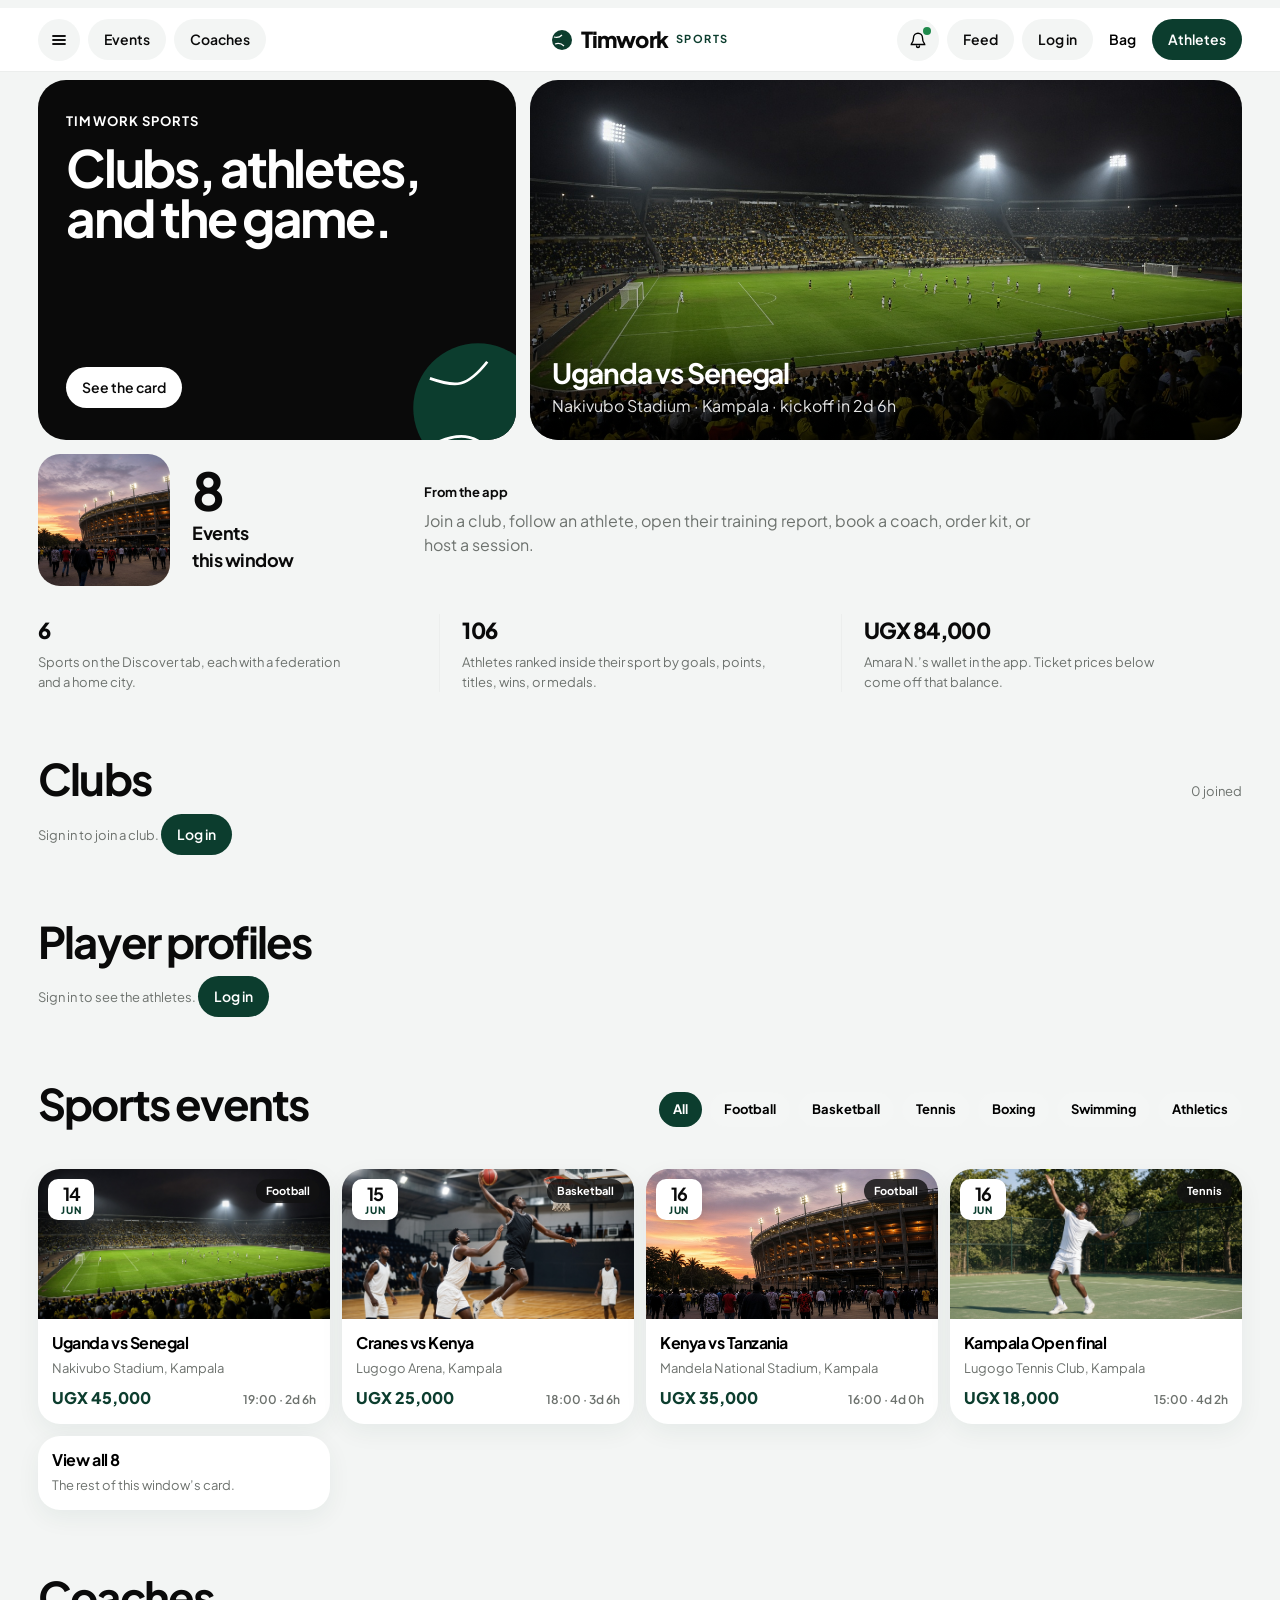
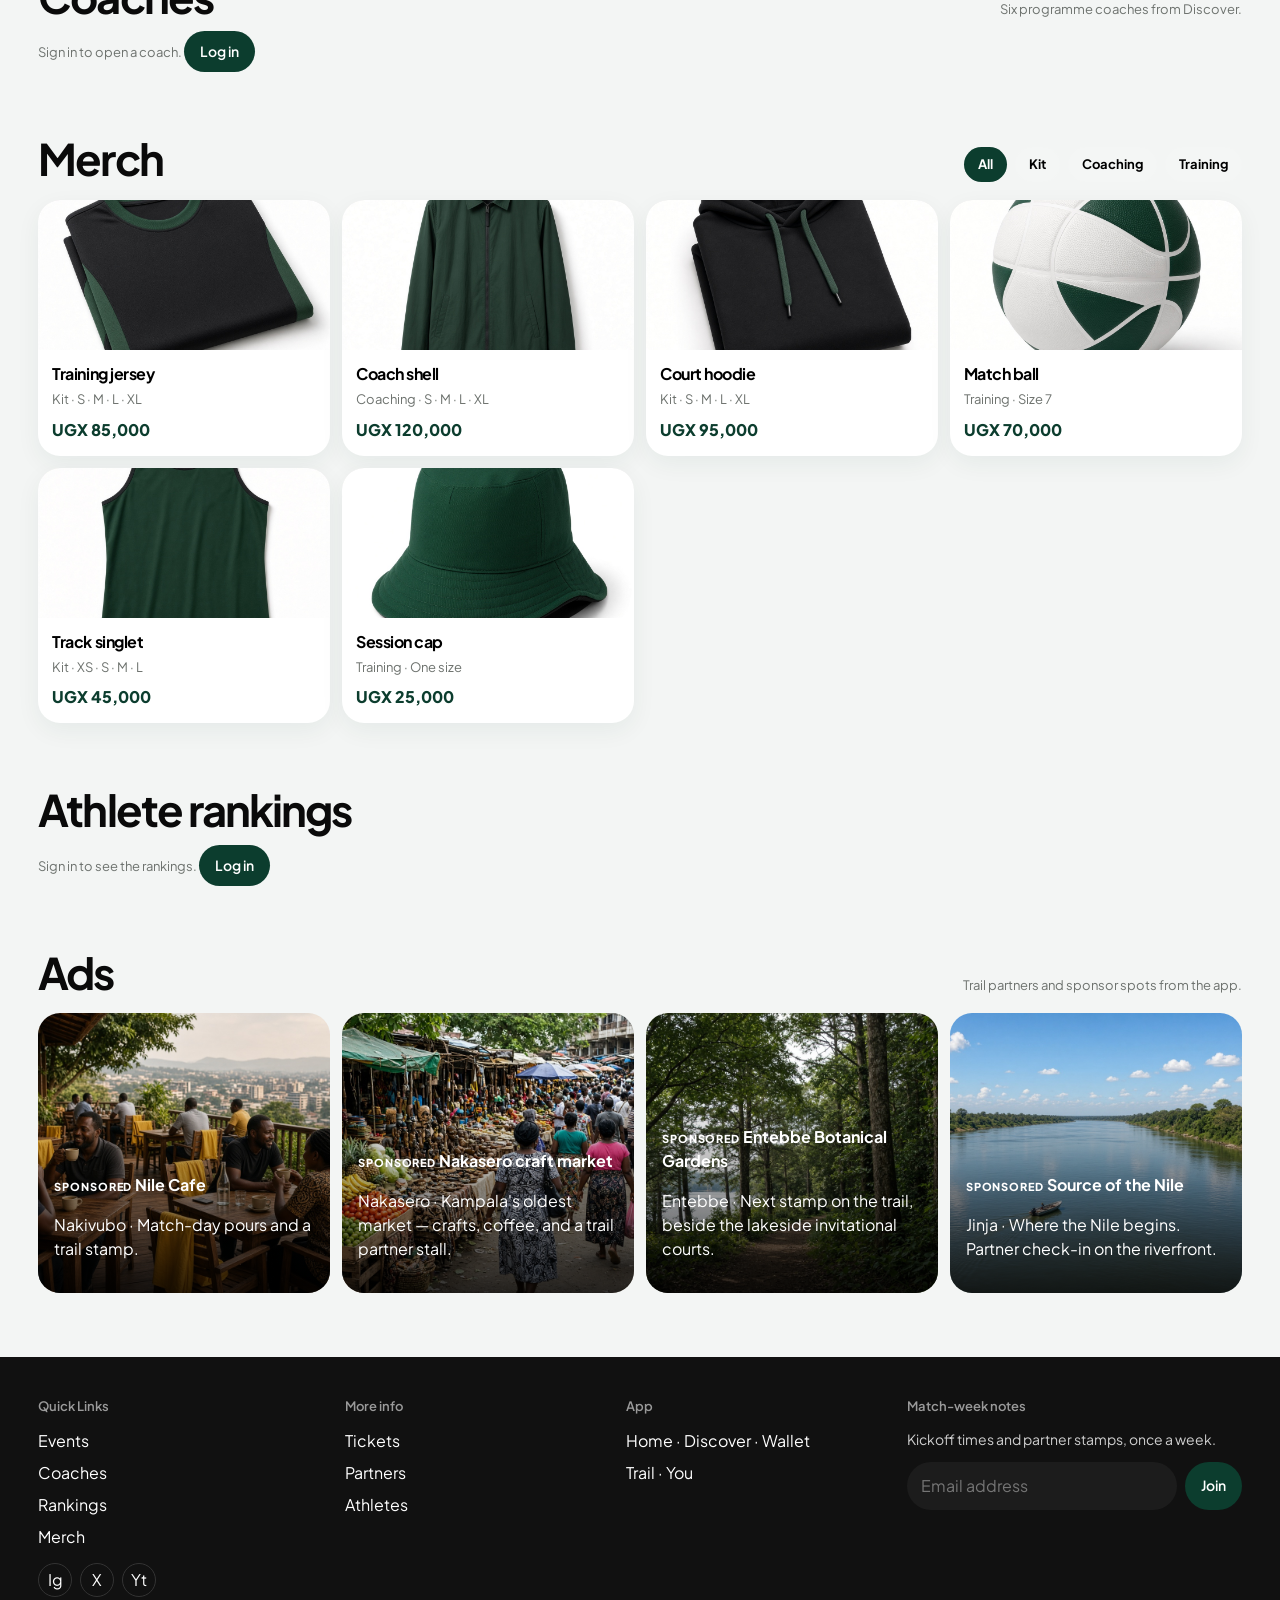
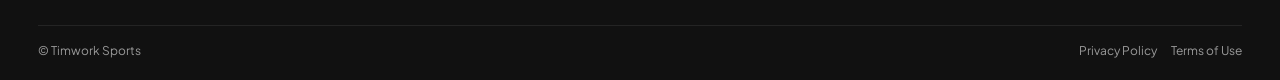
<file: timworksports.html>
<!DOCTYPE html>
<html lang="en">
<head>
  <meta charset="UTF-8">
  <meta name="viewport" content="width=device-width, initial-scale=1">
  <title>Timwork Sports</title>
  <meta name="description" content="Timwork Sports — upcoming events, coaches, athlete rankings, and partner ads from the Crested Pass app.">
  <meta name="theme-color" content="#ffffff">
  <link rel="preconnect" href="https://fonts.googleapis.com">
  <link rel="preconnect" href="https://fonts.gstatic.com" crossorigin>
  <link href="https://fonts.googleapis.com/css2?family=Plus+Jakarta+Sans:wght@400;500;600;700;800&display=swap" rel="stylesheet">
  <link rel="stylesheet" href="ui.css">
  <script>document.documentElement.dataset.theme = localStorage.getItem("timwork_theme") || "light";</script>
  <style>
    :root {
      --green: #0c3d2e;
      --green-dark: #07261c;
      --green-soft: #e7f2ec;
      --ink: #0a0a0a;
      --gold: var(--green);
      --navy: var(--green);
      --sage: #9dceba;
      --muted: #6d726e;
      --line: #eceeed;
      --soft: #f4f6f5;
      --gutter: clamp(20px, 3vw, 48px);
    }
    * { box-sizing: border-box; }
    html { scroll-behavior: smooth; }
    body {
      margin: 0;
      font-family: "Plus Jakarta Sans", system-ui, sans-serif;
      color: var(--ink);
      background: #fff;
      line-height: 1.5;
      width: 100%;
      overflow-x: clip;
    }
    img { max-width: 100%; display: block; }
    button, input, select { font: inherit; }
    a { color: inherit; text-decoration: none; }
    button { cursor: pointer; }
    .frame {
      width: 100%;
      max-width: none;
      margin: 0;
      padding: 0;
      display: flex;
      flex-direction: column;
    }
    .sheet {
      background: #fff;
      border-radius: 0;
      width: 100%;
      padding: 8px var(--gutter) 64px;
    }
    .nav {
      display: grid;
      grid-template-columns: 1fr auto 1fr;
      align-items: center;
      min-height: 64px;
      position: relative;
    }
    .nav-left, .nav-right { display: flex; align-items: center; gap: 8px; }
    .nav-right { justify-content: flex-end; }
    .brand { display: flex; align-items: center; gap: 8px; font-weight: 800; letter-spacing: -0.04em; font-size: 22px; }
    .brand small { font-size: 11px; letter-spacing: 0.14em; font-weight: 700; color: var(--green); }
    .pill, .btn {
      border: 0;
      border-radius: 999px;
      display: inline-flex;
      align-items: center;
      justify-content: center;
      gap: 8px;
      padding: 10px 16px;
      font-weight: 600;
      font-size: 14px;
    }
    .pill { background: #f3f5f4; color: var(--ink); }
    .pill.on, .sport-tab.on { background: var(--green); color: #fff; }
    .icon-btn {
      width: 42px; height: 42px; border-radius: 50%; border: 0; background: #f3f5f4;
      display: grid; place-items: center;
    }
    .linkish { background: transparent; border: 0; font-weight: 600; font-size: 14px; padding: 10px 8px; }
    .btn-green { background: var(--green); color: #fff; }
    .btn-green:hover { background: var(--green-dark); }
    .btn-light { background: #fff; color: var(--ink); }
    .btn-dark { background: var(--ink); color: #fff; }
    .menu {
      display: none;
      position: absolute;
      top: 68px;
      left: 0;
      background: #fff;
      border: 1px solid var(--line);
      border-radius: 18px;
      padding: 8px;
      min-width: 220px;
      box-shadow: 0 10px 30px rgba(18, 40, 28, 0.08);
      z-index: 5;
    }
    .menu.open { display: grid; }
    .menu a, .menu button { padding: 12px 14px; border-radius: 12px; font-weight: 600; text-align: left; background: transparent; border: 0; }
    .menu a:hover, .menu button:hover { background: var(--soft); }
    #who { max-width: 9rem; overflow: hidden; text-overflow: ellipsis; white-space: nowrap; }
    .hero { display: grid; grid-template-columns: 0.86fr 1.28fr; gap: 14px; margin-top: 8px; }
    .hero-copy {
      background: var(--ink);
      color: #fff;
      border-radius: 28px;
      min-height: 360px;
      padding: 32px 28px;
      position: relative;
      overflow: hidden;
      display: flex;
      flex-direction: column;
      justify-content: space-between;
      align-items: flex-start;
    }
    .hero-copy h1 {
      margin: 0;
      font-size: clamp(36px, 4vw, 52px);
      line-height: 0.98;
      letter-spacing: -0.045em;
      font-weight: 700;
      max-width: 10ch;
      position: relative;
      z-index: 1;
    }
    .kicker { font-size: 13px; font-weight: 700; letter-spacing: 0.08em; text-transform: uppercase; color: var(--green); margin: 0 0 10px; }
    .hero-copy .kicker { color: #fff; }
    .ball { position: absolute; width: 148px; height: 148px; right: -36px; bottom: -42px; }
    .hero-photo {
      border-radius: 28px;
      min-height: 360px;
      background: #1b1b1b center/cover no-repeat;
      position: relative;
      overflow: hidden;
      color: #fff;
      display: flex;
      align-items: flex-end;
      padding: 22px;
    }
    .hero-photo::after {
      content: "";
      position: absolute;
      inset: 0;
      background: linear-gradient(180deg, transparent 35%, rgba(0,0,0,.72));
    }
    .hero-photo div { position: relative; z-index: 1; }
    .hero-photo strong { display: block; font-size: 28px; letter-spacing: -0.04em; }
    .hero-photo span { display: block; opacity: .9; }
    .intro {
      display: grid;
      grid-template-columns: 132px 210px 1fr;
      gap: 22px;
      align-items: center;
      margin-top: 14px;
    }
    .intro-photo { width: 132px; height: 132px; border-radius: 22px; background: #ddd center/cover no-repeat; }
    .count strong { display: block; font-size: 52px; letter-spacing: -0.05em; line-height: .9; }
    .count span { display: block; margin-top: 6px; font-weight: 700; font-size: 18px; letter-spacing: -0.03em; }
    .about p { margin: 0; color: var(--muted); max-width: 52ch; }
    .about-label { font-size: 13px; font-weight: 700; margin-bottom: 6px; }
    .stats { display: grid; grid-template-columns: repeat(3, 1fr); margin-top: 28px; }
    .stat { padding-right: 22px; }
    .stat + .stat { border-left: 1px solid var(--line); padding-left: 22px; }
    .stat-top { display: flex; align-items: center; gap: 8px; font-weight: 800; font-size: 22px; letter-spacing: -0.04em; }
    .stat p { margin: 6px 0 0; color: var(--muted); font-size: 13px; max-width: 32ch; }
    section.block { margin-top: 64px; }
    .block-head, .split-head {
      display: flex;
      justify-content: space-between;
      align-items: flex-end;
      gap: 16px;
    }
    h2 {
      margin: 0;
      letter-spacing: -0.045em;
      line-height: 1.05;
      font-size: clamp(32px, 3.4vw, 46px);
      font-weight: 700;
    }
    .tabs { display: flex; flex-wrap: wrap; gap: 8px; }
    .sport-tab { border: 0; background: var(--soft); border-radius: 999px; padding: 8px 14px; font-weight: 700; font-size: 13px; }
    .event-grid, .coach-grid, .ad-grid { display: grid; gap: 12px; margin-top: 18px; }
    .event-grid { grid-template-columns: repeat(4, 1fr); }
    .coach-grid { grid-template-columns: repeat(3, 1fr); }
    .ad-grid { grid-template-columns: repeat(4, 1fr); }
    .card {
      border: 0;
      text-align: left;
      background: #fff;
      border-radius: 22px;
      overflow: hidden;
      padding: 0;
      box-shadow: 0 8px 24px rgba(12, 61, 46, 0.06);
      transition: transform 0.15s ease;
    }
    .card:hover { transform: translateY(-2px); }
    .card-photo { height: 150px; background: #ddd center/cover no-repeat; position: relative; }
    .badge {
      position: absolute;
      top: 10px;
      left: 10px;
      background: rgba(18,18,18,.82);
      color: #fff;
      border-radius: 999px;
      padding: 4px 10px;
      font-size: 11px;
      font-weight: 700;
    }
    .badge.gold { background: var(--gold); color: #1a1404; }
    .card-body { padding: 12px 14px 14px; }
    .card-body strong { display: block; letter-spacing: -0.03em; }
    .card-body p, .muted { margin: 4px 0 0; color: var(--muted); font-size: 13px; }
    .price { margin-top: 8px; font-weight: 800; color: var(--navy); }
    .coach { display: grid; grid-template-columns: 92px 1fr; min-height: 140px; }
    .coach-photo { background: #ccc center/cover no-repeat; min-height: 140px; }
    .coach-body { padding: 14px; }
    .coach-body span { color: var(--gold); font-size: 12px; font-weight: 800; letter-spacing: .04em; text-transform: uppercase; }
    .panel {
      margin-top: 18px;
      background: var(--soft);
      border-radius: 28px;
      padding: 18px;
    }
    .rank {
      width: 100%;
      display: grid;
      grid-template-columns: 42px 46px 1.4fr 1fr auto;
      gap: 12px;
      align-items: center;
      background: #fff;
      border: 0;
      border-radius: 16px;
      padding: 10px 14px;
      text-align: left;
      margin-top: 8px;
    }
    .rank b { font-size: 18px; letter-spacing: -0.04em; }
    .avatar {
      width: 46px; height: 46px; border-radius: 50%;
      display: grid; place-items: center;
      color: #fff; font-weight: 800; font-size: 14px;
    }
    .score { font-weight: 800; text-align: right; }
    .score small { display: block; font-weight: 600; color: var(--muted); }
    .ad { position: relative; min-height: 280px; border-radius: 22px; overflow: hidden; border: 0; padding: 0; color: #fff; text-align: left; background: #222 center/cover no-repeat; display: flex; align-items: flex-end; }
    .ad::after { content: ""; position: absolute; inset: 0; background: linear-gradient(180deg, transparent 30%, rgba(0,0,0,.78)); }
    .ad div { position: relative; z-index: 1; padding: 16px; }
    .ad em { font-style: normal; font-size: 11px; font-weight: 800; letter-spacing: .08em; text-transform: uppercase; color: #fff; }
    .footer { background: #111; color: #fff; border-radius: 0; width: 100%; padding: 40px var(--gutter) 20px; }
    .footer-grid { display: grid; grid-template-columns: 1.1fr 1fr 1fr 1.3fr; gap: 24px; }
    .footer h4 { margin: 0 0 12px; font-size: 13px; color: #9a9a9a; font-weight: 600; }
    .footer ul { list-style: none; margin: 0; padding: 0; display: grid; gap: 8px; }
    .footer a:hover { color: var(--sage); }
    .socials { display: flex; gap: 8px; margin-top: 14px; }
    .socials a { width: 34px; height: 34px; border-radius: 50%; border: 1px solid #333; display: grid; place-items: center; }
    .news p { margin: 0 0 12px; color: #cfcfcf; font-size: 14px; }
    .news form { display: flex; gap: 8px; }
    .news input { flex: 1; border: 0; border-radius: 999px; padding: 12px 14px; background: #1c1c1c; color: #fff; outline: none; }
    .fine { display: flex; justify-content: space-between; gap: 12px; margin-top: 28px; padding-top: 16px; border-top: 1px solid #242424; color: #9a9a9a; font-size: 12px; }
    .fine nav { display: flex; gap: 14px; }
    .note { min-height: 1.2em; font-size: 13px; color: var(--green-dark); margin: 8px 0 0; }
    .rail { display: grid; grid-auto-flow: column; grid-auto-columns: minmax(220px, 260px); gap: 12px; overflow-x: auto; margin-top: 16px; padding-bottom: 6px; }
    .join { margin-top: 10px; }
    .notices { position: absolute; top: 64px; right: 0; width: min(360px, 90vw); background: #fff; border: 1px solid var(--line); border-radius: 18px; padding: 8px; z-index: 6; box-shadow: 0 10px 30px rgba(0,0,0,.08); }
    .notices[hidden] { display: none; }
    .notices article { padding: 10px 12px; border-bottom: 1px solid var(--line); }
    .notices article:last-child { border-bottom: 0; }
    .notices strong { display: block; }
    .create { display: grid; grid-template-columns: 1.4fr .8fr .8fr 1fr .7fr .6fr auto; gap: 8px; margin-top: 14px; }
    .create input, .create select { border: 1px solid var(--line); border-radius: 12px; padding: 12px; width: 100%; background: #fff; }
    .dot { position: absolute; width: 8px; height: 8px; border-radius: 50%; background: #1f8a4c; top: 8px; right: 8px; }
    html[data-theme="dark"] body, html[data-theme="dark"] .sheet { background: #000; color: #fff; }
    html[data-theme="dark"] .card, html[data-theme="dark"] .rank, html[data-theme="dark"] .menu, html[data-theme="dark"] .notices, html[data-theme="dark"] .pill, html[data-theme="dark"] .icon-btn, html[data-theme="dark"] .panel, html[data-theme="dark"] dialog { background: #141414; color: #fff; }
    html[data-theme="dark"] .muted, html[data-theme="dark"] .card-body p, html[data-theme="dark"] .about p { color: #9a9a9a; }
    html[data-theme="dark"] .create input, html[data-theme="dark"] .create select { background: #1c1c1c; color: #fff; border-color: #2a2a2a; }
    html[data-theme="dark"] .hero-copy { background: #141414; }
    html[data-theme="dark"] .icon-btn svg path { stroke: #fff; }
    dialog { border: 0; border-radius: 24px; padding: 0; width: min(480px, calc(100% - 32px)); }
    dialog::backdrop { background: rgba(10, 20, 14, .45); }
    .modal { padding: 22px; }
    .modal h3 { margin: 0 0 6px; letter-spacing: -0.03em; font-size: 26px; }
    .modal p { margin: 0 0 12px; color: var(--muted); }
    .facts { display: grid; grid-template-columns: 1fr 1fr; gap: 8px; margin: 12px 0; }
    .facts div { background: var(--soft); border-radius: 12px; padding: 10px 12px; }
    .facts small { display: block; color: var(--muted); font-size: 12px; }
    .modal-actions { display: flex; justify-content: flex-end; gap: 8px; }
    .cover { height: 160px; border-radius: 16px; background: #ddd center/cover no-repeat; margin-bottom: 12px; }
    #dlgSizeWrap { display: grid; gap: 6px; font-size: 13px; font-weight: 700; margin-bottom: 12px; }
    #dlgSizeWrap[hidden] { display: none; }
    #dlgSize, #checkoutFields input { border: 1px solid var(--line); border-radius: 12px; padding: 12px; font: inherit; width: 100%; background: #fff; color: inherit; }
    #checkoutFields { display: grid; gap: 8px; margin: 12px 0; }
    #checkoutFields[hidden] { display: none; }
    #checkoutFields label { display: grid; gap: 4px; font-size: 13px; font-weight: 700; }
    @media (max-width: 980px) {
      .nav { grid-template-columns: auto 1fr auto; }
      .nav-left .pill, #logout, .nav-right .btn-green { display: none; }
      .hero, .intro, .event-grid, .coach-grid, .ad-grid, .footer-grid { grid-template-columns: 1fr 1fr; }
      .intro { grid-template-columns: 110px 1fr; }
      .about { grid-column: 1 / -1; }
      .rank { grid-template-columns: 32px 46px 1fr auto; }
      .rank .club { display: none; }
    }
    @media (max-width: 680px) {
      .sheet { padding: 8px 16px 40px; }
      .brand { font-size: 16px; }
      .brand small { display: none; }
      .nav { width: 100%; }
      #who { display: none; }
      .rank { gap: 8px; padding: 10px; }
      .score { white-space: nowrap; }
      .hero, .intro, .stats, .event-grid, .coach-grid, .ad-grid, .footer-grid, .facts { grid-template-columns: 1fr; }
      .stat + .stat { border-left: 0; padding-left: 0; border-top: 1px solid var(--line); padding-top: 14px; margin-top: 14px; }
      .hero-copy, .hero-photo { min-height: 280px; }
      .coach { grid-template-columns: 72px 1fr; }
      .fine, .news form { flex-direction: column; }
      .block-head, .split-head { flex-direction: column; align-items: flex-start; }
      .create { grid-template-columns: 1fr; }
    }
  </style>
</head>
<body class="canvas">
  <div class="frame">
    <div class="sheet">
      <header class="nav std-nav">
        <div class="nav-left">
          <button class="icon-btn" id="menuBtn" aria-label="Open menu" aria-expanded="false">
            <svg width="18" height="18" viewBox="0 0 18 18" fill="none" aria-hidden="true"><path d="M3 5h12M3 9h12M3 13h12" stroke="#121212" stroke-width="1.8" stroke-linecap="round"/></svg>
          </button>
          <a class="pill" href="#events">Events</a>
          <a class="pill" href="#coaches">Coaches</a>
          <nav class="menu" id="menu">
            <a href="feed.html">Feed</a>
            <a href="detail.html?type=you">You</a>
            <a href="#events">Events</a>
            <a href="#coaches">Coaches</a>
            <a href="#merch">Merch</a>
            <a href="#clubs">Clubs</a>
            <a href="#profiles">Athletes</a>
            <a href="#rankings">Rankings</a>
            <a href="#ads">Ads</a>
            <button type="button" id="menuTheme">Dark mode</button>
            <button type="button" id="menuLogout">Log out</button>
          </nav>
        </div>
        <a class="brand" href="#top" id="top">
          <svg width="22" height="22" viewBox="0 0 22 22" aria-hidden="true"><circle cx="11" cy="11" r="10" fill="#0c3d2e"/><path d="M3 8c3 1 5 1 8-2M4 15c3-1 6-1 9 2" stroke="#fff" stroke-width="1.2" fill="none"/></svg>
          Timwork <small>SPORTS</small>
        </a>
        <div class="nav-right">
          <button class="icon-btn" id="bell" type="button" aria-label="Notifications" style="position:relative">
            <svg width="18" height="18" viewBox="0 0 24 24" fill="none" aria-hidden="true"><path d="M6 9a6 6 0 1 1 12 0c0 7 3 7 3 9H3c0-2 3-2 3-9Z" stroke="currentColor" stroke-width="1.8"/><path d="M10 20a2 2 0 0 0 4 0" stroke="currentColor" stroke-width="1.8" stroke-linecap="round"/></svg>
            <span class="dot" id="bellDot"></span>
          </button>
          <div class="notices" id="notices" hidden></div>
          <a class="pill" href="feed.html">Feed</a>
          <a class="pill" id="who" href="detail.html?type=you"></a>
          <button class="linkish" id="bagBtn" type="button">Bag</button>
          <button class="linkish" id="logout" type="button">Log out</button>
          <a class="btn btn-green" href="#rankings">Rankings</a>
        </div>
      </header>

      <section class="hero" aria-label="Next match">
        <div class="hero-copy">
          <div>
            <p class="kicker">Timwork Sports</p>
            <h1>Clubs, athletes, and the game.</h1>
          </div>
          <a class="btn btn-light" href="#events">See the card</a>
          <svg class="ball" viewBox="0 0 160 160" aria-hidden="true"><circle cx="80" cy="80" r="70" fill="#0c3d2e"/><path d="M28 48c28 10 40 10 62-18M34 118c26-12 48-12 70 22" stroke="#fff" stroke-width="3" fill="none"/></svg>
        </div>
        <article class="hero-photo" style="background-image:url('images/ug-hero-match.png')">
          <div>
            <strong>Uganda vs Senegal</strong>
            <span>Nakivubo Stadium · Kampala · kickoff in 2d 6h</span>
          </div>
        </article>
      </section>

      <section class="intro">
        <div class="intro-photo" style="background-image:url('images/ug-stadium.png')" role="img" aria-label="Kampala stadium at dusk"></div>
        <div class="count">
          <strong>8</strong>
          <span>Events<br>this window</span>
        </div>
        <div class="about">
          <div class="about-label">From the app</div>
          <p>Join a club, follow an athlete, open their training report, book a coach, order kit, or host a session.</p>
        </div>
      </section>

      <section class="stats" aria-label="Programme numbers">
        <article class="stat"><div class="stat-top">6</div><p>Sports on the Discover tab, each with a federation and a home city.</p></article>
        <article class="stat"><div class="stat-top">106</div><p>Athletes ranked inside their sport by goals, points, titles, wins, or medals.</p></article>
        <article class="stat"><div class="stat-top">UGX 84,000</div><p>Amara N.’s wallet in the app. Ticket prices below come off that balance.</p></article>
      </section>

      <section class="block" id="clubs">
        <div class="block-head">
          <h2>Clubs</h2>
          <p class="muted" id="clubCount">0 joined</p>
        </div>
        <div class="rail" id="clubRail"></div>
      </section>

      <section class="block" id="profiles">
        <div class="block-head">
          <h2>Player profiles</h2>
          <a class="btn btn-green" href="#rankings">All athletes</a>
        </div>
        <div class="rail" id="playerRail"></div>
      </section>

      <section class="block" id="events">
        <div class="block-head">
          <h2>Sports events</h2>
          <div class="tabs" id="eventTabs"></div>
        </div>
        <form class="create" id="createEvent">
          <input name="title" required maxlength="80" placeholder="Event title" aria-label="Event title">
          <select name="sport" id="createSport" aria-label="Sport"></select>
          <input name="city" required value="Kampala" aria-label="City">
          <input name="venue" required maxlength="80" placeholder="Venue" aria-label="Venue">
          <input name="date" required value="Sat 4 Oct" aria-label="Date">
          <input name="time" required value="16:00" aria-label="Time">
          <button class="btn btn-green" type="submit">Create event</button>
        </form>
        <p class="note" id="createNote"></p>
        <div class="event-grid" id="eventGrid"></div>
      </section>

      <section class="block" id="coaches">
        <div class="block-head">
          <h2>Coaches</h2>
          <p class="muted">Six programme coaches from Discover.</p>
        </div>
        <div class="coach-grid" id="coachGrid"></div>
      </section>

      <section class="block" id="merch">
        <div class="block-head">
          <h2>Merch</h2>
          <div class="tabs" id="merchTabs"></div>
        </div>
        <div class="event-grid" id="merchGrid"></div>
      </section>

      <section class="block" id="rankings">
        <div class="split-head">
          <h2>Athlete rankings</h2>
          <a class="btn btn-green" id="openSport" href="detail.html?type=sport&name=Football">Open Football</a>
          <div class="tabs" id="rankTabs"></div>
        </div>
        <div class="panel" id="rankList"></div>
      </section>

      <section class="block" id="ads">
        <div class="block-head">
          <h2>Ads</h2>
          <p class="muted">Trail partners and sponsor spots from the app.</p>
        </div>
        <div class="ad-grid" id="adGrid"></div>
      </section>
    </div>

    <footer class="footer" id="contact">
      <div class="footer-grid">
        <div>
          <h4>Quick Links</h4>
          <ul>
            <li><a href="#events">Events</a></li>
            <li><a href="#coaches">Coaches</a></li>
            <li><a href="#rankings">Rankings</a></li>
            <li><a href="#merch">Merch</a></li>
          </ul>
          <div class="socials">
            <a href="https://instagram.com" aria-label="Instagram" target="_blank" rel="noreferrer">Ig</a>
            <a href="https://x.com" aria-label="X" target="_blank" rel="noreferrer">X</a>
            <a href="https://youtube.com" aria-label="YouTube" target="_blank" rel="noreferrer">Yt</a>
          </div>
        </div>
        <div>
          <h4>More info</h4>
          <ul>
            <li><a href="#events">Tickets</a></li>
            <li><a href="#ads">Partners</a></li>
            <li><a href="#rankings">Athletes</a></li>
          </ul>
        </div>
        <div>
          <h4>App</h4>
          <ul>
            <li>Home · Discover · Wallet</li>
            <li>Trail · You</li>
          </ul>
        </div>
        <div class="news">
          <h4>Match-week notes</h4>
          <p>Kickoff times and partner stamps, once a week.</p>
          <form id="newsForm">
            <input type="email" required placeholder="Email address" aria-label="Email address">
            <button class="btn btn-green" type="submit">Join</button>
          </form>
          <p class="note" id="newsNote" role="status"></p>
        </div>
      </div>
      <div class="fine">
        <span>© Timwork Sports</span>
        <nav><a href="#contact">Privacy Policy</a><a href="#contact">Terms of Use</a></nav>
      </div>
    </footer>
  </div>

  <dialog id="dialog">
    <div class="modal">
      <div class="cover" id="dlgCover" hidden></div>
      <p class="kicker" id="dlgKicker"></p>
      <h3 id="dlgTitle"></h3>
      <p id="dlgBody"></p>
      <div class="facts" id="dlgFacts"></div>
      <label id="dlgSizeWrap" hidden>Size
        <select id="dlgSize"></select>
      </label>
      <div id="checkoutFields" hidden>
        <label>Full name<input id="shipName" maxlength="80" autocomplete="name"></label>
        <label>Phone<input id="shipPhone" inputmode="tel" maxlength="20" placeholder="07XX XXX XXX" autocomplete="tel"></label>
        <label>City<input id="shipCity" maxlength="40" value="Kampala"></label>
        <label>Delivery address<input id="shipAddress" maxlength="160" placeholder="Street, area, and a landmark" autocomplete="street-address"></label>
        <p class="muted">Pay on delivery. No card is taken in this prototype.</p>
      </div>
      <p class="note" id="dlgNote"></p>
      <div class="modal-actions">
        <button class="btn pill" type="button" id="dlgClose">Close</button>
        <button class="btn btn-green" type="button" id="dlgAction" hidden>Hold ticket</button>
      </div>
    </div>
  </dialog>

  <script src="site.js"></script>
  <script>
    const { photos, events, coaches, ads, merch, sports, ugx, countdown, initials, colorFor, roster, eventPhoto } = Timwork;
    const players = roster();
    let eventSport = "All";
    let rankSport = "Football";
    let showAllEvents = false;
    let pendingTicket = null;
    let pendingMerch = null;
    let merchCategory = "All";
    let bag = Timwork.loadBag();

    function renderTabs(root, current, onPick) {
      root.innerHTML = sports.map((sport) => `<button class="sport-tab${sport === current ? " on" : ""}" type="button" data-sport="${sport}">${sport}</button>`).join("");
      root.onclick = (event) => {
        const button = event.target.closest("button");
        if (!button) return;
        onPick(button.dataset.sport);
      };
    }

    function renderEvents() {
      const list = Timwork.allEvents().filter((item) => eventSport === "All" || item.sport === eventSport);
      const visible = showAllEvents || eventSport !== "All" ? list : list.slice(0, 4);
      document.getElementById("eventGrid").innerHTML = visible.map((item) => {
        const parts = String(item.date || "").split(/\s+/);
        const day = /^[A-Za-z]/.test(parts[0] || "") ? (parts[1] || "") : (parts[0] || "");
        const month = (/^[A-Za-z]/.test(parts[0] || "") ? (parts[2] || parts[0]) : (parts[1] || "")).slice(0, 3);
        return `
        <button class="card" type="button" data-event="${item.id}">
          <div class="card-photo" style="background-image:url('${eventPhoto(item)}')">
            <span class="datechip"><b>${day}</b><small>${month}</small></span>
            <span class="badge corner">${item.sport}</span>
          </div>
          <div class="card-body">
            <strong>${item.title}</strong>
            <p>${item.venue}, ${item.city}</p>
            <div class="price"><span>${item.price ? ugx(item.price) : "Open"}</span><span class="when">${item.time} · ${countdown(item.hours)}</span></div>
          </div>
        </button>`;
      }).join("") + (list.length > visible.length ? `<button class="card" type="button" id="moreEvents"><div class="card-body"><strong>View all ${list.length}</strong><p>The rest of this window’s card.</p></div></button>` : "");
    }

    function renderCoaches() {
      document.getElementById("coachGrid").innerHTML = coaches.map((person, index) => `
        <button class="card coach" type="button" data-coach="${index}">
          <div class="coach-photo" style="background-image:url('${person.img}')"></div>
          <div class="coach-body">
            <span>${person.sport}</span>
            <strong>${person.name}</strong>
            <p>${person.rating} · ${Timwork.coachRecord(person)} · ${person.years} yrs</p>
          </div>
        </button>`).join("");
    }

    function renderRanks() {
      const list = players
        .filter((player) => player.sport === rankSport)
        .sort((a, b) => b.scoring - a.scoring || b.appearances - a.appearances || a.name.localeCompare(b.name));
      const openSport = document.getElementById("openSport");
      openSport.href = Timwork.page("sport", { name: rankSport });
      openSport.textContent = "Open " + rankSport;
      document.getElementById("rankList").innerHTML = list.map((player, index) => {
        const unit = player.scoring === 1 ? player.scoreLabel.slice(0, -1) : player.scoreLabel;
        return `
        <button class="rank" type="button" data-player="${player.sport}|${player.name}">
          <b>${index + 1}</b>
          <span class="avatar" style="background:${colorFor(player.name)}">${initials(player.name)}</span>
          <span><strong>${player.name}</strong><p class="muted">${player.club} · ${Timwork.activitiesFor(player).length} activities</p></span>
          <span class="club muted">${player.club}</span>
          <span class="score">${player.scoring}<small>${unit}</small></span>
        </button>`;
      }).join("");
    }

    function renderAds() {
      document.getElementById("adGrid").innerHTML = ads.map((ad, index) => `
        <button class="ad" type="button" data-ad="${index}" style="background-image:url('${ad.img}')">
          <div>
            <em>Sponsored</em>
            <strong>${ad.brand}</strong>
            <p>${ad.place} · ${ad.line}</p>
          </div>
        </button>`).join("");
    }

    const dialog = document.getElementById("dialog");
    const dlgAction = document.getElementById("dlgAction");
    function openDialog({ kicker, title, body, facts, cover, action }) {
      document.getElementById("dlgKicker").textContent = kicker || "";
      document.getElementById("dlgTitle").textContent = title;
      document.getElementById("dlgBody").textContent = body;
      document.getElementById("dlgFacts").innerHTML = (facts || []).map(([label, value]) => `<div><small>${label}</small><strong>${value}</strong></div>`).join("");
      document.getElementById("dlgNote").textContent = "";
      document.getElementById("dlgSizeWrap").hidden = true;
      document.getElementById("checkoutFields").hidden = true;
      const coverEl = document.getElementById("dlgCover");
      if (cover) {
        coverEl.hidden = false;
        coverEl.style.backgroundImage = `url('${cover}')`;
      } else {
        coverEl.hidden = true;
      }
      if (action) {
        dlgAction.hidden = false;
        dlgAction.textContent = action;
      } else {
        dlgAction.hidden = true;
      }
      dialog.showModal();
    }

    document.getElementById("eventGrid").addEventListener("click", (event) => {
      if (event.target.closest("#moreEvents")) {
        showAllEvents = true;
        renderEvents();
        return;
      }
      const card = event.target.closest("[data-event]");
      if (!card) return;
      location.href = Timwork.page("event", { id: card.dataset.event });
    });

    document.getElementById("coachGrid").addEventListener("click", (event) => {
      const card = event.target.closest("[data-coach]");
      if (!card) return;
      location.href = Timwork.page("coach", { name: coaches[Number(card.dataset.coach)].name });
    });

    document.getElementById("rankList").addEventListener("click", (event) => {
      const row = event.target.closest("[data-player]");
      if (!row) return;
      const [sport, name] = row.dataset.player.split("|");
      location.href = Timwork.page("athlete", { sport, name });
    });

    document.getElementById("adGrid").addEventListener("click", (event) => {
      const card = event.target.closest("[data-ad]");
      if (!card) return;
      location.href = Timwork.page("place", { id: ads[Number(card.dataset.ad)].id });
    });

    function bagLabel() {
      Timwork.saveBag(bag);
      const count = bag.reduce((sum, item) => sum + item.qty, 0);
      document.getElementById("bagBtn").textContent = count ? "Bag (" + count + ")" : "Bag";
    }

    function renderMerch() {
      const categories = ["All", "Kit", "Coaching", "Training"];
      const tabs = document.getElementById("merchTabs");
      tabs.innerHTML = categories.map((category) => `<button class="sport-tab${category === merchCategory ? " on" : ""}" type="button" data-cat="${category}">${category}</button>`).join("");
      const list = merch.filter((item) => merchCategory === "All" || item.category === merchCategory);
      document.getElementById("merchGrid").innerHTML = list.map((item) => `
        <button class="card" type="button" data-merch="${item.id}">
          <div class="card-photo" style="background-image:url('${item.img}')"></div>
          <div class="card-body">
            <strong>${item.name}</strong>
            <p>${item.category} · ${item.sizes.join(" · ")}</p>
            <div class="price">${ugx(item.price)}</div>
          </div>
        </button>`).join("");
    }

    document.getElementById("merchTabs").addEventListener("click", (event) => {
      const button = event.target.closest("button");
      if (!button) return;
      merchCategory = button.dataset.cat;
      renderMerch();
    });

    document.getElementById("merchGrid").addEventListener("click", (event) => {
      const card = event.target.closest("[data-merch]");
      if (!card) return;
      location.href = Timwork.page("merch", { id: card.dataset.merch });
    });

    document.getElementById("bagBtn").addEventListener("click", () => {
      pendingTicket = null;
      pendingMerch = null;
      if (!bag.length) {
        openDialog({ kicker: "Shop", title: "Your bag is empty", body: "Pick a jersey, shell, hoodie, ball, singlet, or cap." });
        return;
      }
      const total = bag.reduce((sum, item) => sum + item.price * item.qty, 0);
      openDialog({
        kicker: "Shop",
        title: "Bag",
        body: bag.map((item) => item.qty + " × " + item.name + " (" + item.size + ")").join(", "),
        facts: [["Total", ugx(total)], ["Payment", "Pay on delivery"]],
        action: "Place order"
      });
      const session = JSON.parse(localStorage.getItem("timwork_session") || "{}");
      document.getElementById("checkoutFields").hidden = false;
      document.getElementById("shipName").value = session.name || "";
      document.getElementById("shipCity").value = session.city || "Kampala";
    });

    dlgAction.addEventListener("click", () => {
      const holder = JSON.parse(localStorage.getItem("timwork_session") || "{}").name || "you";
      if (pendingMerch && dlgAction.textContent === "Add to bag") {
        const size = document.getElementById("dlgSize").value;
        const existing = bag.find((item) => item.id === pendingMerch.id && item.size === size);
        if (existing) existing.qty += 1;
        else bag.push({ id: pendingMerch.id, name: pendingMerch.name, size, price: pendingMerch.price, qty: 1 });
        bagLabel();
        document.getElementById("dlgNote").textContent = pendingMerch.name + " · " + size + " is in the bag.";
        return;
      }
      if (dlgAction.textContent === "Place order") {
        const shipName = document.getElementById("shipName").value.trim();
        const phone = document.getElementById("shipPhone").value.trim();
        const city = document.getElementById("shipCity").value.trim();
        const address = document.getElementById("shipAddress").value.trim();
        if (shipName.length < 2 || phone.replace(/\D/g, "").length < 9 || city.length < 2 || address.length < 5) {
          document.getElementById("dlgNote").textContent = "Add your name, a phone number, city, and delivery address.";
          return;
        }
        const total = bag.reduce((sum, item) => sum + item.price * item.qty, 0);
        const ref = "TW-" + String(bag[0].id.replace(/\D/g, "")).padStart(4, "0");
        const social = Timwork.loadSocial();
        bag.forEach((item) => social.orders.push({ id: item.id, name: item.name, size: item.size, ref, shipName, phone, city, address, qty: item.qty }));
        Timwork.saveSocial(social);
        document.getElementById("dlgNote").textContent = ref + " · " + ugx(total) + " · " + shipName + " · " + phone + " · " + address + ", " + city + ". Delivery in 2–4 days. Pay on delivery.";
        bag = [];
        bagLabel();
        dlgAction.hidden = true;
        document.getElementById("checkoutFields").hidden = true;
        return;
      }
      if (!pendingTicket) return;
      document.getElementById("dlgNote").textContent = "Ticket held for " + holder + " · " + ugx(pendingTicket.price) + " · " + pendingTicket.venue + ".";
    });
    document.getElementById("dlgClose").addEventListener("click", () => dialog.close());

    const menu = document.getElementById("menu");
    const menuBtn = document.getElementById("menuBtn");
    menuBtn.addEventListener("click", () => {
      const open = menu.classList.toggle("open");
      menuBtn.setAttribute("aria-expanded", String(open));
    });
    menu.addEventListener("click", () => {
      menu.classList.remove("open");
      menuBtn.setAttribute("aria-expanded", "false");
    });

    document.getElementById("newsForm").addEventListener("submit", (event) => {
      event.preventDefault();
      document.getElementById("newsNote").textContent = "You’re on the match-week list.";
      event.target.reset();
    });

    function renderHome() {
      const social = Timwork.loadSocial();
      const clubs = Timwork.clubsFor(players);
      document.getElementById("clubCount").textContent = social.follows.filter((key) => key.startsWith("club:")).length + " joined";
      document.getElementById("clubRail").innerHTML = clubs.map((club) => {
        const joined = social.follows.includes("club:" + club.name);
        return `<article class="card">
          <a href="${Timwork.page("club", { name: club.name })}">
            <div class="card-photo" style="background-image:url('${club.img}')"></div>
            <div class="card-body">
              <strong>${club.name}</strong>
              <p>${club.sport} · ${club.city}<br>${club.members} on the side</p>
            </div>
          </a>
          <div class="card-body" style="padding-top:0"><button class="btn btn-green join" type="button" data-join="${club.name}">${joined ? "Joined" : "Join"}</button></div>
        </article>`;
      }).join("");
      document.getElementById("playerRail").innerHTML = Timwork.featuredAthletes(players).map((player) => {
        const key = "athlete:" + player.sport + ":" + player.name;
        const following = social.follows.includes(key);
        const challenged = social.challenges.includes(key);
        return `<article class="card">
          <a href="${Timwork.page("athlete", { sport: player.sport, name: player.name })}">
            <div class="card-photo" style="background-image:url('${Timwork.photos[player.sport]}')"></div>
            <div class="card-body">
              <strong>${player.name}</strong>
              <p>${player.sport}<br>${player.club}</p>
            </div>
          </a>
          <div class="card-body" style="padding-top:0;display:flex;gap:8px">
            <button class="btn ${following ? "pill" : "btn-green"} join" type="button" data-follow="${player.sport}|${player.name}">${following ? "Following" : "Follow"}</button>
            <button class="pill join" type="button" data-challenge="${player.sport}|${player.name}">${challenged ? "Challenged" : "Challenge"}</button>
          </div>
        </article>`;
      }).join("");
    }
    document.getElementById("clubRail").addEventListener("click", (event) => {
      const button = event.target.closest("[data-join]");
      if (!button) return;
      const social = Timwork.loadSocial();
      const key = "club:" + button.dataset.join;
      const index = social.follows.indexOf(key);
      if (index >= 0) social.follows.splice(index, 1);
      else social.follows.push(key);
      Timwork.saveSocial(social);
      renderHome();
    });
    document.getElementById("playerRail").addEventListener("click", (event) => {
      const follow = event.target.closest("[data-follow]");
      const challenge = event.target.closest("[data-challenge]");
      const button = follow || challenge;
      if (!button) return;
      const [sport, name] = (follow ? follow.dataset.follow : challenge.dataset.challenge).split("|");
      const key = "athlete:" + sport + ":" + name;
      const social = Timwork.loadSocial();
      const list = follow ? social.follows : social.challenges;
      const index = list.indexOf(key);
      if (index >= 0) list.splice(index, 1);
      else list.push(key);
      Timwork.saveSocial(social);
      renderHome();
    });
    document.getElementById("createSport").innerHTML = ["Football", "Basketball", "Tennis", "Boxing", "Swimming", "Athletics"].map((name) => `<option>${name}</option>`).join("");
    document.getElementById("createEvent").addEventListener("submit", (event) => {
      event.preventDefault();
      const data = new FormData(event.target);
      const title = String(data.get("title")).trim();
      Timwork.createEvent({
        id: "ev-" + Date.now(),
        title,
        sport: String(data.get("sport")),
        city: String(data.get("city")).trim(),
        venue: String(data.get("venue")).trim(),
        date: String(data.get("date")).trim(),
        time: String(data.get("time")).trim(),
        price: 0,
        hours: 12
      });
      document.getElementById("createNote").textContent = title + " is on the card. Entry is open.";
      event.target.title.value = "";
      event.target.venue.value = "";
      renderEvents();
    });
    const notices = document.getElementById("notices");
    notices.innerHTML = Timwork.notices.map((item) => `<article><strong>${item.title}</strong><p class="muted">${item.detail} · ${item.when}</p></article>`).join("");
    document.getElementById("bell").addEventListener("click", () => {
      notices.hidden = !notices.hidden;
      document.getElementById("bellDot").hidden = true;
    });
    function applyTheme(next) {
      localStorage.setItem("timwork_theme", next);
      document.documentElement.dataset.theme = next;
      const label = document.getElementById("menuTheme");
      if (label) label.textContent = next === "dark" ? "Light mode" : "Dark mode";
    }
    applyTheme(localStorage.getItem("timwork_theme") || "light");
    document.getElementById("menuTheme").addEventListener("click", (event) => {
      event.stopPropagation();
      applyTheme(document.documentElement.dataset.theme === "dark" ? "light" : "dark");
    });

    function bindEventTabs() {
      renderTabs(document.getElementById("eventTabs"), eventSport, (sport) => {
        eventSport = sport;
        showAllEvents = false;
        bindEventTabs();
        renderEvents();
      });
    }
    function bindRankTabs() {
      const root = document.getElementById("rankTabs");
      const options = sports.slice(1);
      root.innerHTML = options.map((sport) => `<button class="sport-tab${sport === rankSport ? " on" : ""}" type="button" data-sport="${sport}">${sport}</button>`).join("");
      root.onclick = (event) => {
        const button = event.target.closest("button");
        if (!button) return;
        rankSport = button.dataset.sport;
        bindRankTabs();
        renderRanks();
      };
    }
    const session = JSON.parse(localStorage.getItem("timwork_session") || "null") || {};
    const guest = !session.email;
    document.getElementById("who").textContent = guest ? "Log in" : (session.name || "");
    if (guest) {
      document.getElementById("who").href = "auth.html?mode=login";
      document.getElementById("logout").hidden = true;
      document.getElementById("menuLogout").hidden = true;
      document.getElementById("createEvent").hidden = true;
      const feedLink = document.querySelector('a.pill[href="feed.html"]');
      if (feedLink) feedLink.href = "auth.html?mode=login";
      const rankBtn = document.querySelector(".nav-right .btn-green");
      rankBtn.textContent = "Athletes";
      rankBtn.href = "auth.html?mode=login&next=" + encodeURIComponent("timworksports.html#rankings");
      document.querySelector('.nav-left a.pill[href="#coaches"]').href = "auth.html?mode=login&next=" + encodeURIComponent("timworksports.html#coaches");
      document.querySelectorAll("#menu a").forEach((link) => {
        const locked = ["feed.html", "detail.html?type=you", "#coaches", "#clubs", "#profiles", "#rankings"];
        if (locked.includes(link.getAttribute("href"))) {
          link.href = "auth.html?mode=login&next=" + encodeURIComponent(link.getAttribute("href").startsWith("#") ? "timworksports.html" + link.getAttribute("href") : link.getAttribute("href"));
        }
      });
      [
        ["coaches", "Sign in to open a coach.", "timworksports.html#coaches"],
        ["profiles", "Sign in to see the athletes.", "timworksports.html#profiles"],
        ["rankings", "Sign in to see the rankings.", "timworksports.html#rankings"],
        ["clubs", "Sign in to join a club.", "timworksports.html#clubs"]
      ].forEach(([id, label, next]) => {
        const section = document.getElementById(id);
        section.querySelectorAll(".rail, .coach-grid, .panel, .tabs, #openSport, .block-head a, .split-head a").forEach((node) => { node.hidden = true; });
        const note = document.createElement("p");
        note.className = "muted";
        note.style.marginTop = "12px";
        note.innerHTML = label + ' <a class="btn btn-green" href="auth.html?mode=login&next=' + encodeURIComponent(next) + '">Log in</a>';
        section.appendChild(note);
      });
    }
    const logOut = () => {
      localStorage.removeItem("timwork_session");
      location.href = "index.html";
    };
    document.getElementById("logout").addEventListener("click", logOut);
    document.getElementById("menuLogout").addEventListener("click", logOut);

    bindEventTabs();
    bindRankTabs();
    renderEvents();
    renderCoaches();
    renderRanks();
    renderAds();
    renderMerch();
    renderHome();
    bagLabel();
  </script>
</body>
</html>
</file>
<file: ui.css>
/* Shared Timwork UI. Event listings follow the Ticketmaster / Eventbrite pattern:
   a date chip on the photo, the price on its own row, and a sticky ticket bar. */
[hidden] { display: none !important; }
html {
  scrollbar-width: none;
  -ms-overflow-style: none;
}
html::-webkit-scrollbar,
body::-webkit-scrollbar {
  width: 0;
  height: 0;
  display: none;
}
:root {
  --green: #0c3d2e;
  --green-dark: #07261c;
  --ink: #0a0a0a;
  --muted: #5c6560;
  --line: #e7eae8;
  --soft: #f4f6f5;
  --canvas: #f3f5f4;
  --radius: 16px;
  --bar: 64px;
}
:focus-visible { outline: 2px solid var(--green); outline-offset: 2px; }
body.canvas { background: var(--canvas); }
body.canvas .sheet { background: transparent; }
.card-photo { position: relative; }
.std-nav {
  position: sticky;
  top: 0;
  z-index: 30;
  background: rgba(255, 255, 255, .94);
  backdrop-filter: saturate(1.2) blur(16px);
  border-bottom: 1px solid var(--line);
}
.sheet > .std-nav {
  margin-left: calc(var(--gutter, 20px) * -1);
  margin-right: calc(var(--gutter, 20px) * -1);
  padding-left: var(--gutter, 20px);
  padding-right: var(--gutter, 20px);
}
.datechip {
  position: absolute;
  top: 10px;
  left: 10px;
  z-index: 1;
  min-width: 46px;
  padding: 6px 8px 5px;
  border-radius: 10px;
  background: #fff;
  color: var(--ink);
  text-align: center;
  line-height: 1;
  box-shadow: 0 6px 16px rgba(0, 0, 0, .16);
}
.datechip b { display: block; font-size: 18px; letter-spacing: -0.04em; }
.datechip small {
  display: block;
  margin-top: 2px;
  font-size: 10px;
  font-weight: 800;
  letter-spacing: .08em;
  text-transform: uppercase;
  color: var(--green);
}
.badge.corner { left: auto; right: 10px; }
.price {
  display: flex;
  justify-content: space-between;
  align-items: baseline;
  gap: 8px;
  margin-top: 10px;
  font-weight: 800;
}
.price .when { font-weight: 600; color: var(--muted); font-size: 12px; }
.buybar {
  position: fixed;
  left: 0;
  right: 0;
  bottom: 0;
  z-index: 25;
  display: flex;
  align-items: center;
  justify-content: space-between;
  gap: 12px;
  margin: 0;
  padding: 12px clamp(16px, 3vw, 40px) calc(12px + env(safe-area-inset-bottom));
  background: rgba(255, 255, 255, .96);
  border-top: 1px solid var(--line);
  backdrop-filter: blur(12px);
}
body:has(.buybar) { padding-bottom: 88px; }
.buybar b { display: block; font-size: 18px; letter-spacing: -0.03em; }
.buybar span { color: var(--muted); font-size: 13px; }
.buybar .note { margin: 0; }
html[data-theme="dark"] body.canvas { background: #000; }
html[data-theme="dark"] .std-nav,
html[data-theme="dark"] .buybar { background: rgba(12, 12, 12, .94); border-color: #242424; color: #fff; }
html[data-theme="dark"] .datechip { background: #141414; color: #fff; }
html[data-theme="dark"] .datechip small,
html[data-theme="dark"] .price .when,
html[data-theme="dark"] .buybar span { color: #b7c7bf; }
</file>
